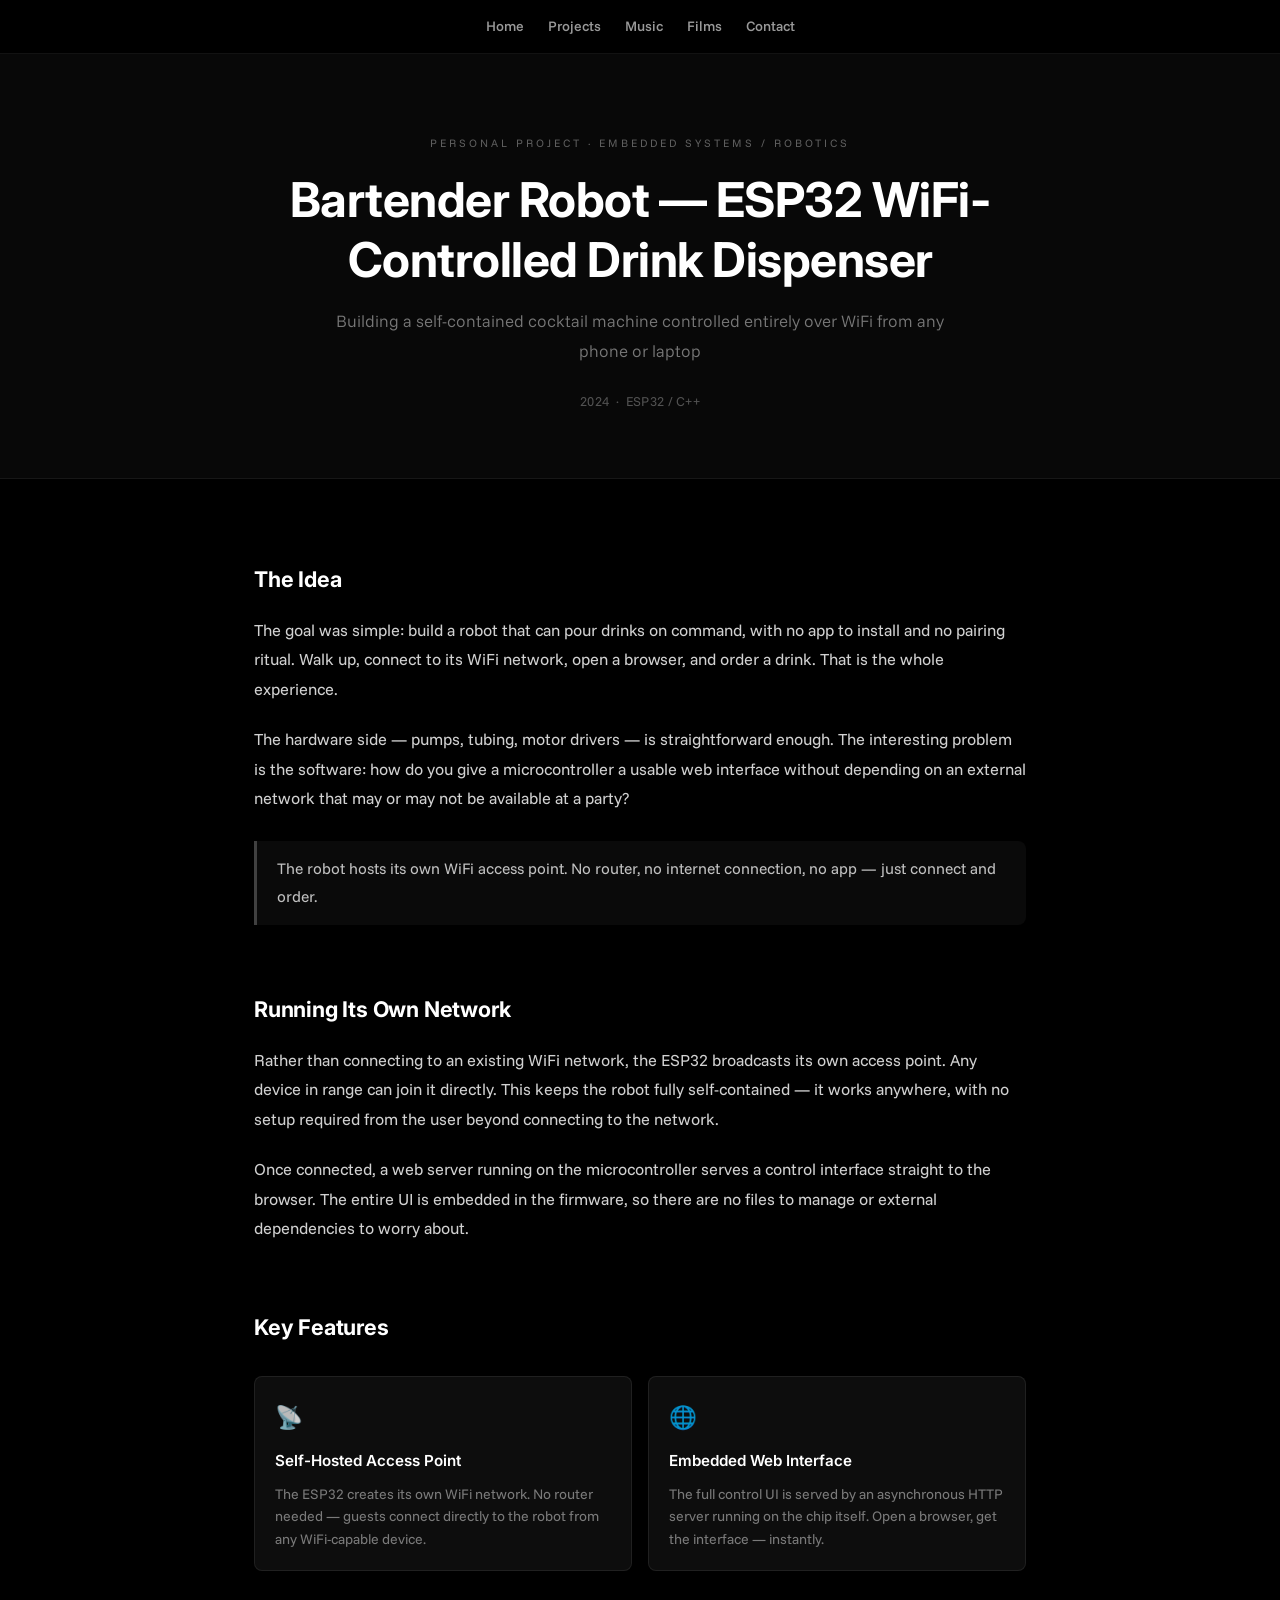
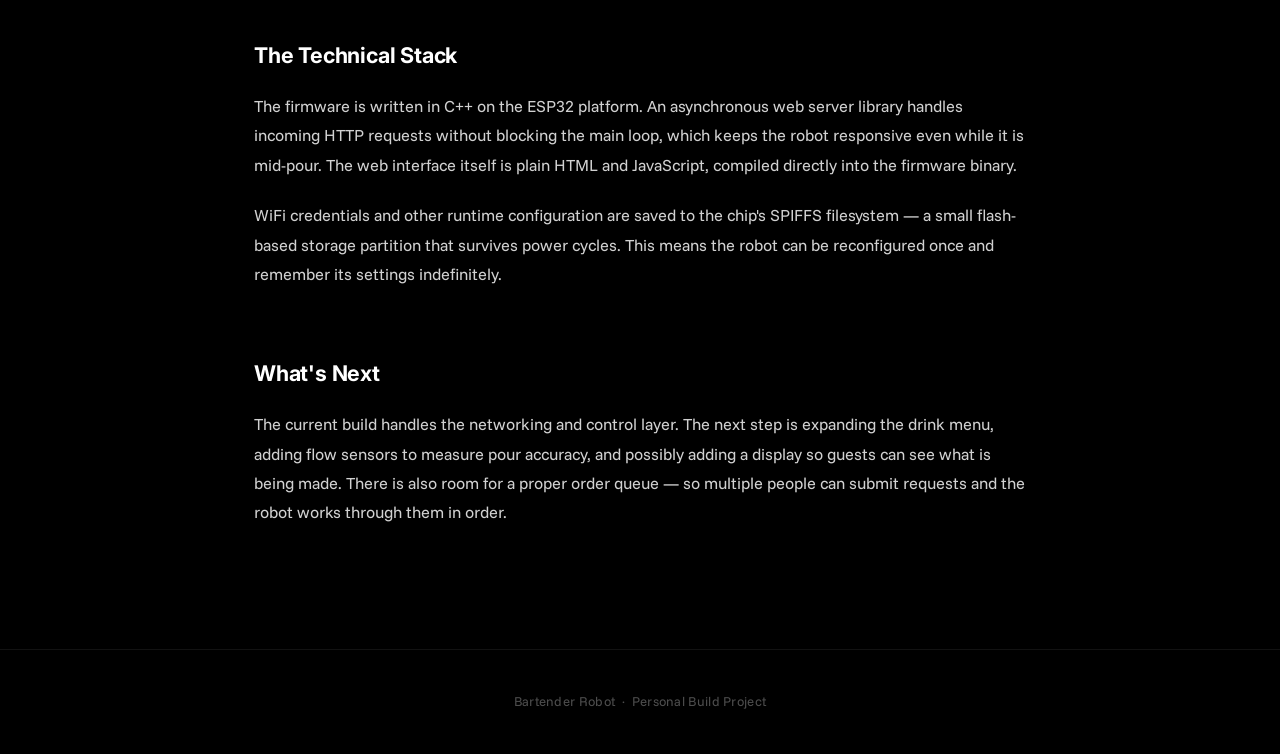
<file: projects/batenderrobot.html>
<!DOCTYPE html>
<html lang="en">
<head>
    <meta charset="UTF-8">
    <meta name="viewport" content="width=device-width, initial-scale=1.0">
    <title>Bartender Robot — ESP32 WiFi-Controlled Drink Dispenser | Malshan Perera</title>
    <link rel="icon" type="image/png" href="../assets/icons/sitelogo.png">
    <link rel="apple-touch-icon" href="../assets/icons/sitelogo.png">
    <meta property="og:title" content="Bartender Robot — ESP32 WiFi-Controlled Drink Dispenser">
    <meta property="og:description" content="A project by Malshan Perera.">
    <meta property="og:image" content="https://malshano.com/assets/icons/og-card.png">
    <meta property="og:url" content="https://malshano.com/projects/batenderrobot.html">
    <meta property="og:type" content="article">
    <meta name="twitter:card" content="summary_large_image">
  <link rel="stylesheet" href="../css/style_projects.css">
    <style>
        .feature-grid {
            display: grid;
            grid-template-columns: 1fr 1fr;
            gap: 16px;
            margin: 1.8em 0;
        }
        @media (max-width: 600px) {
            .feature-grid { grid-template-columns: 1fr; }
        }
        .feature-card {
            background: #0d0d0d;
            border: 1px solid rgba(255,255,255,0.08);
            border-radius: 8px;
            padding: 20px;
        }
        .feature-card .icon {
            font-size: 1.4rem;
            margin-bottom: 10px;
        }
        .feature-card h4 {
            color: white;
            font-size: 0.95rem;
            margin-bottom: 8px;
            font-weight: 600;
        }
        .feature-card p {
            font-size: 0.88rem;
            color: rgba(255,255,255,0.45);
            margin: 0;
            line-height: 1.6;
        }
        .rule-list {
            list-style: none;
            padding: 0;
            margin: 1em 0 1.5em;
        }
        .rule-list li {
            padding: 10px 0 10px 28px;
            border-bottom: 1px solid rgba(255,255,255,0.06);
            color: rgba(255,255,255,0.72);
            font-size: 1rem;
            position: relative;
        }
        .rule-list li::before {
            content: "→";
            position: absolute;
            left: 0;
            color: rgba(255,255,255,0.35);
        }
        .rule-list li:last-child { border-bottom: none; }
        footer {
            border-top: 1px solid rgba(255,255,255,0.07);
            padding: 40px 24px;
            text-align: center;
            color: rgba(255,255,255,0.3);
            font-size: 0.82rem;
            letter-spacing: 0.3px;
        }
    </style>
</head>
<body>

<nav class="site-nav">
  <a href="../">Home</a>
  <a href="../#projects">Projects</a>
  <a href="../#music">Music</a>
  <a href="../#filmmaking">Films</a>
  <a href="../#contact">Contact</a>
</nav>

<header>
    <p class="tag">Personal Project · Embedded Systems / Robotics</p>
    <h1>Bartender Robot — ESP32 WiFi-Controlled Drink Dispenser</h1>
    <p class="subtitle">Building a self-contained cocktail machine controlled entirely over WiFi from any phone or laptop</p>
    <div class="meta">2024 &nbsp;·&nbsp; ESP32 / C++</div>
</header>

<div class="content">

    <h2>The Idea</h2>

    <p>
        The goal was simple: build a robot that can pour drinks on command, with no app to install and no pairing ritual. Walk up, connect to its WiFi network, open a browser, and order a drink. That is the whole experience.
    </p>

    <p>
        The hardware side — pumps, tubing, motor drivers — is straightforward enough. The interesting problem is the software: how do you give a microcontroller a usable web interface without depending on an external network that may or may not be available at a party?
    </p>

    <div class="callout">
        The robot hosts its own WiFi access point. No router, no internet connection, no app — just connect and order.
    </div>

    <h2>Running Its Own Network</h2>

    <p>
        Rather than connecting to an existing WiFi network, the ESP32 broadcasts its own access point. Any device in range can join it directly. This keeps the robot fully self-contained — it works anywhere, with no setup required from the user beyond connecting to the network.
    </p>

    <p>
        Once connected, a web server running on the microcontroller serves a control interface straight to the browser. The entire UI is embedded in the firmware, so there are no files to manage or external dependencies to worry about.
    </p>

    <h2>Key Features</h2>

    <div class="feature-grid">
        <div class="feature-card">
            <div class="icon">📡</div>
            <h4>Self-Hosted Access Point</h4>
            <p>The ESP32 creates its own WiFi network. No router needed — guests connect directly to the robot from any WiFi-capable device.</p>
        </div>
        <div class="feature-card">
            <div class="icon">🌐</div>
            <h4>Embedded Web Interface</h4>
            <p>The full control UI is served by an asynchronous HTTP server running on the chip itself. Open a browser, get the interface — instantly.</p>
        </div>
    </div>

    <h2>The Technical Stack</h2>

    <p>
        The firmware is written in C++ on the ESP32 platform. An asynchronous web server library handles incoming HTTP requests without blocking the main loop, which keeps the robot responsive even while it is mid-pour. The web interface itself is plain HTML and JavaScript, compiled directly into the firmware binary.
    </p>

    <p>
        WiFi credentials and other runtime configuration are saved to the chip's SPIFFS filesystem — a small flash-based storage partition that survives power cycles. This means the robot can be reconfigured once and remember its settings indefinitely.
    </p>

    <h2>What's Next</h2>

    <p>
        The current build handles the networking and control layer. The next step is expanding the drink menu, adding flow sensors to measure pour accuracy, and possibly adding a display so guests can see what is being made. There is also room for a proper order queue — so multiple people can submit requests and the robot works through them in order.
    </p>


</div>

<footer>
    Bartender Robot &nbsp;·&nbsp; Personal Build Project
</footer>

</body>
</html>
</file>
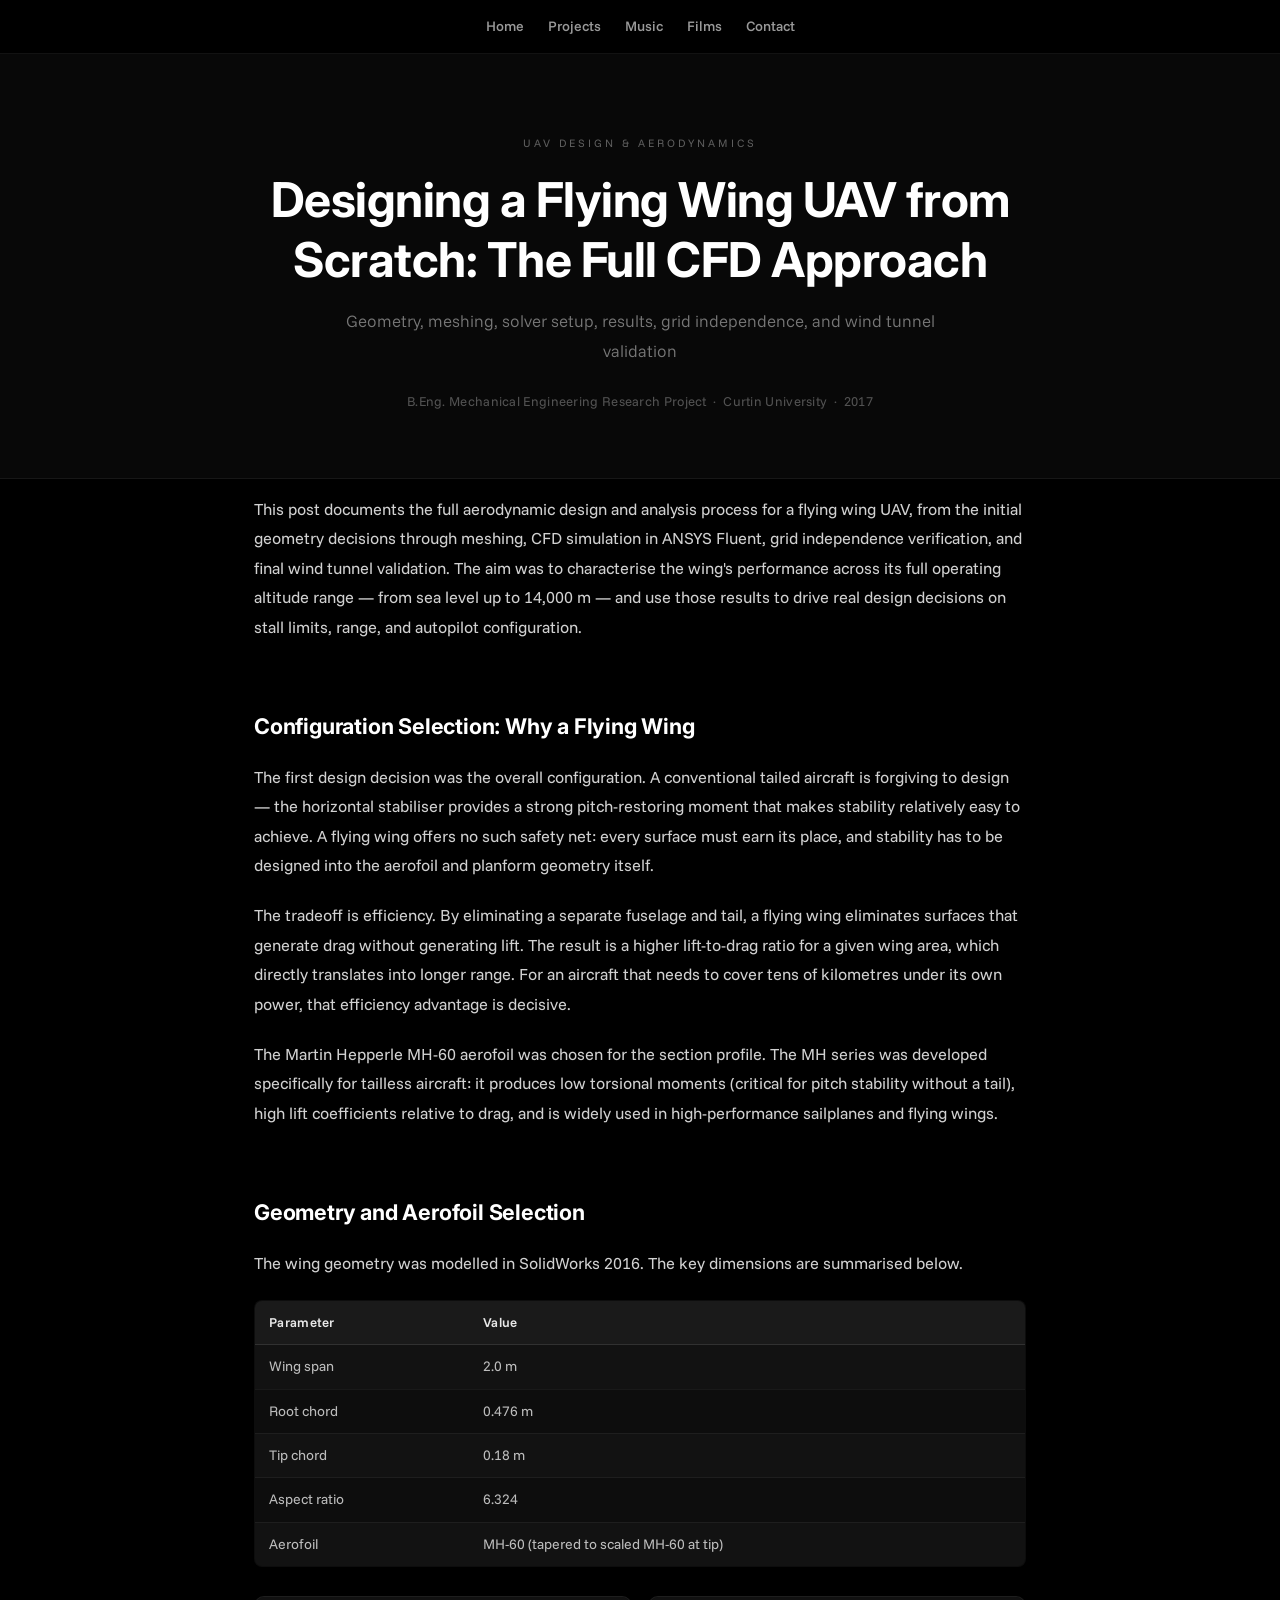
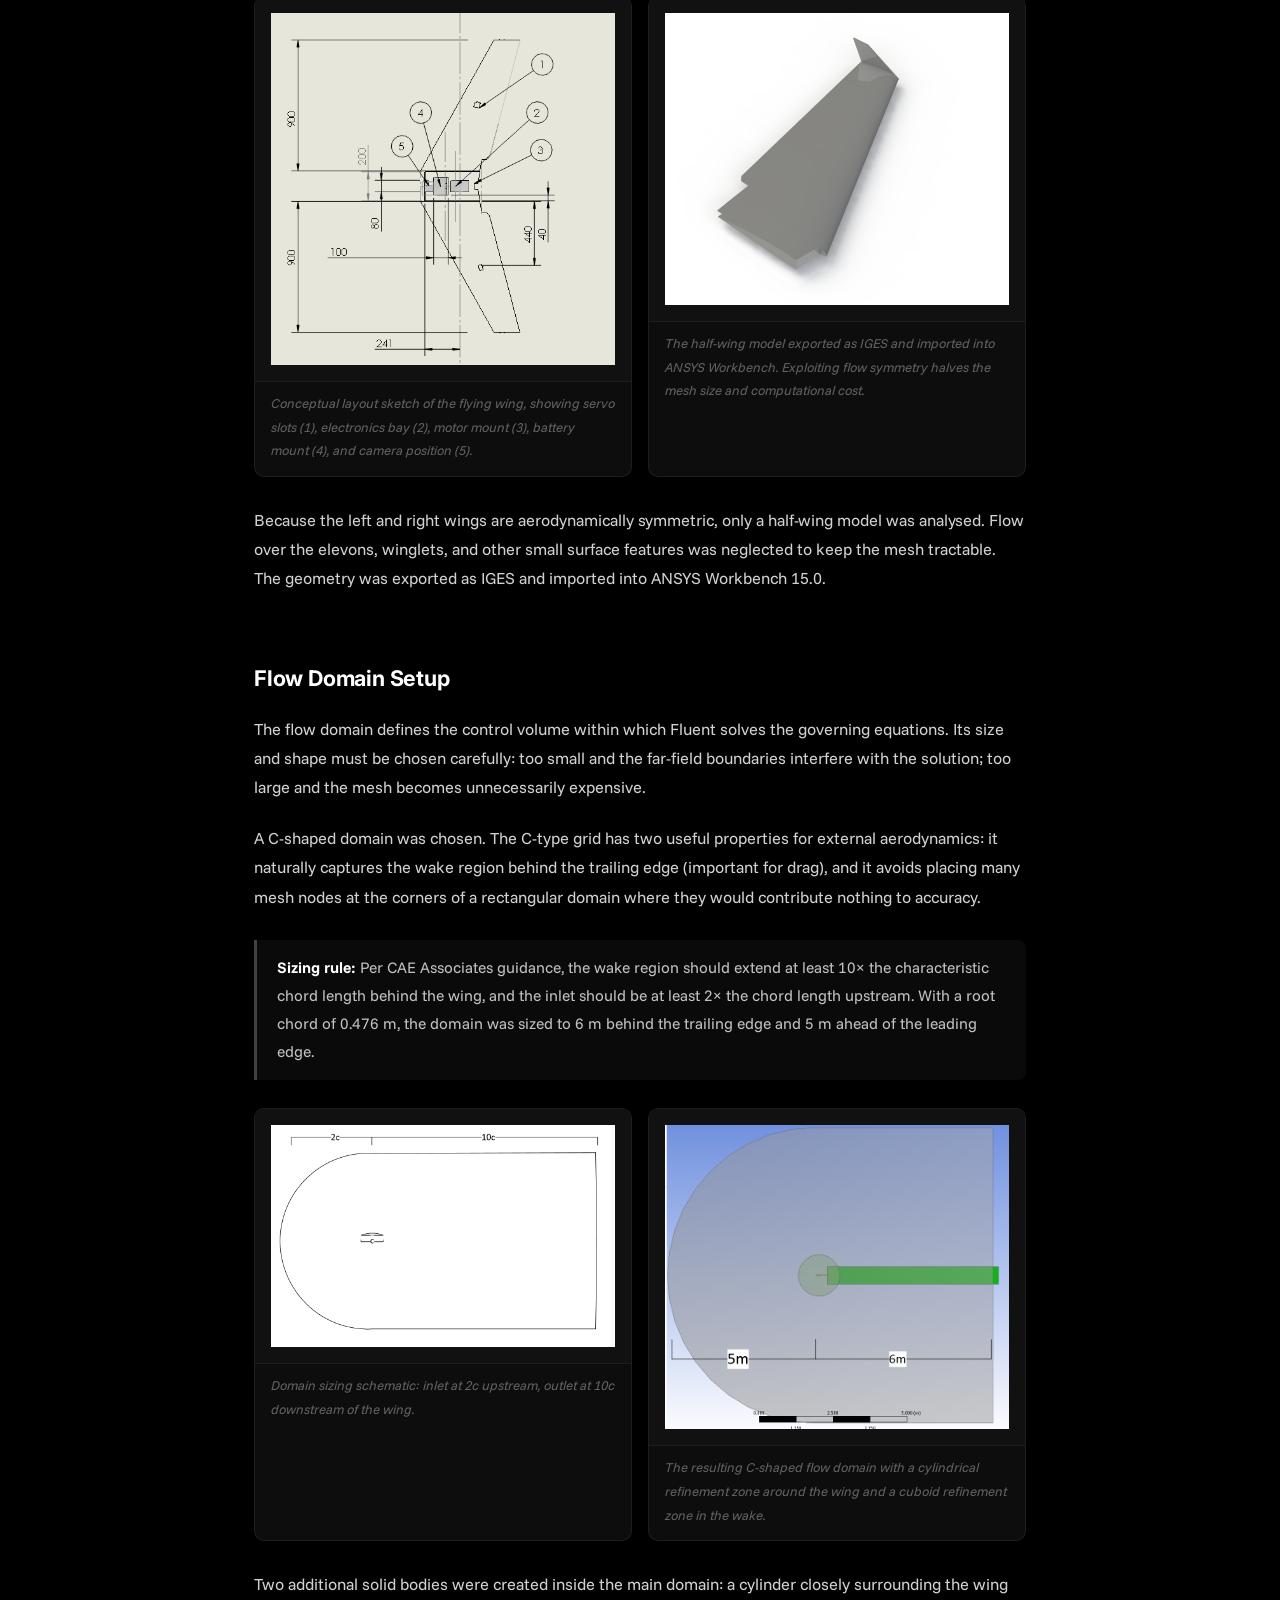
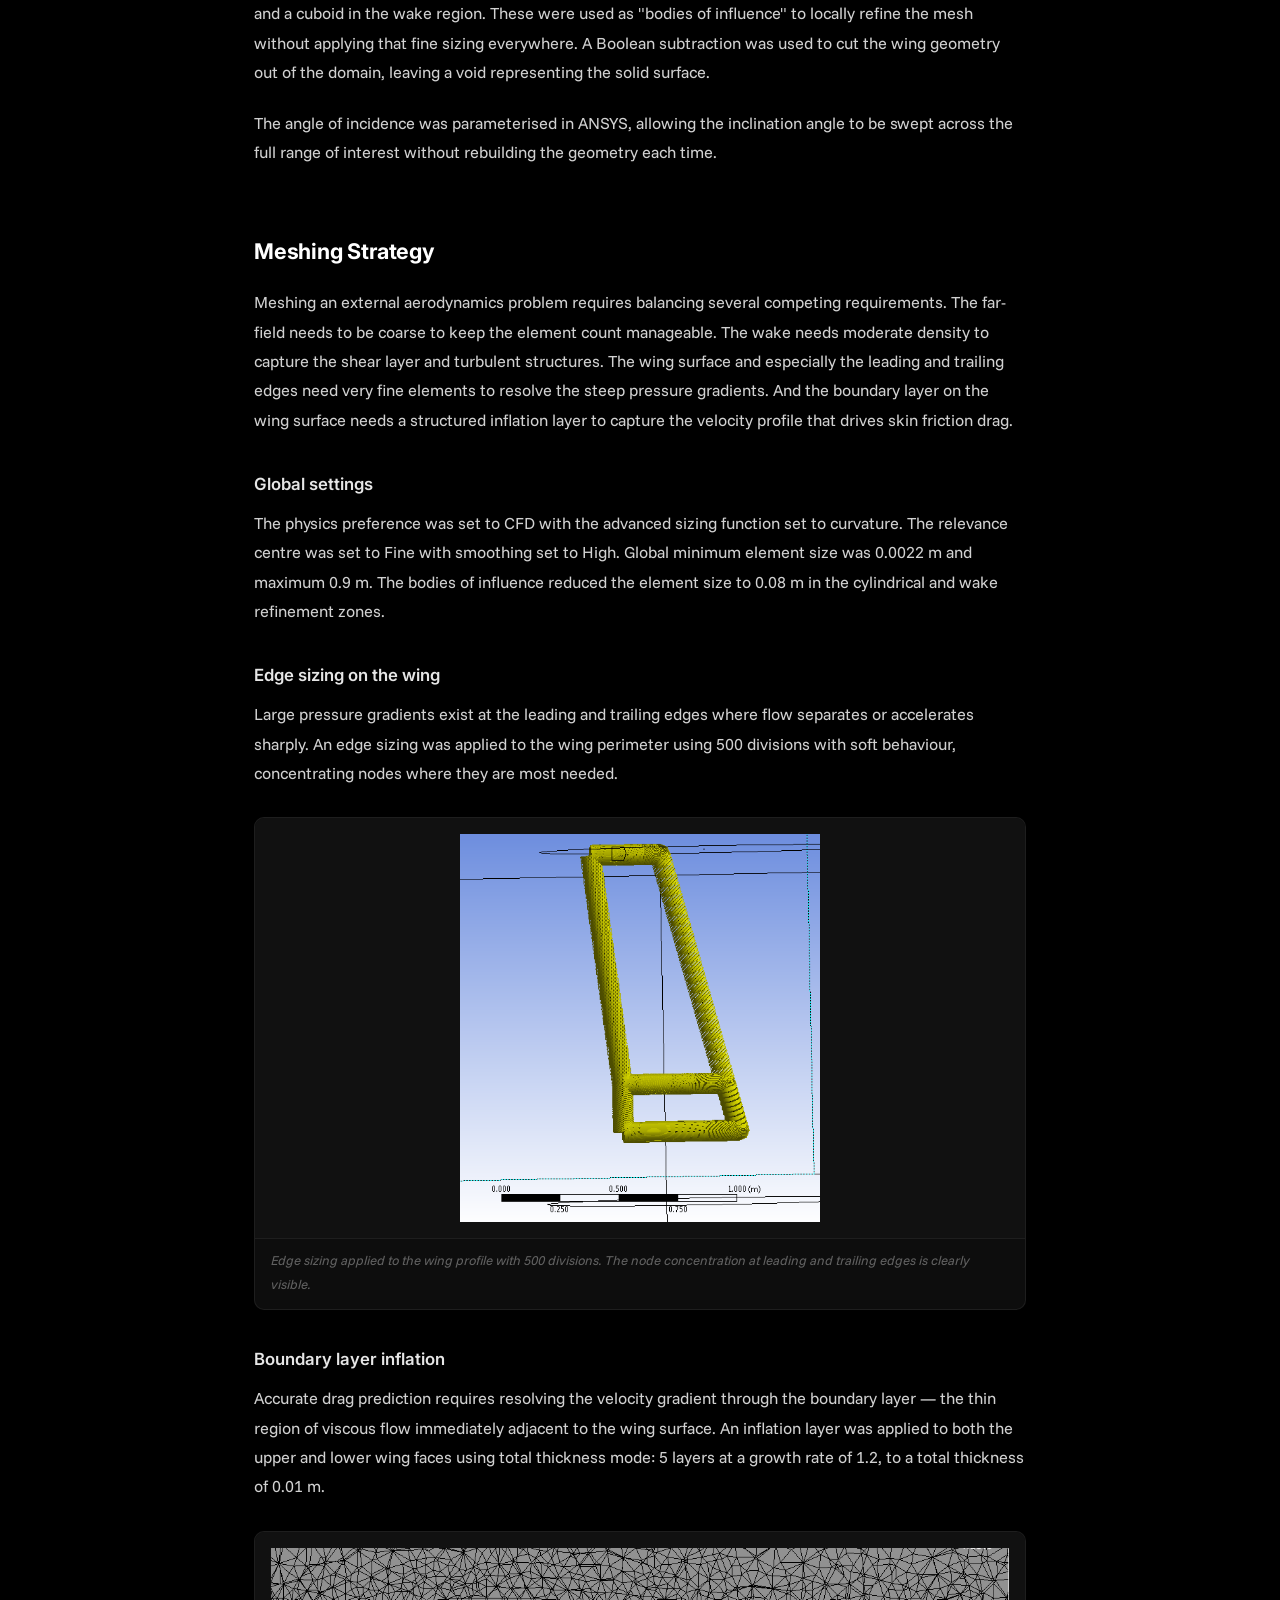
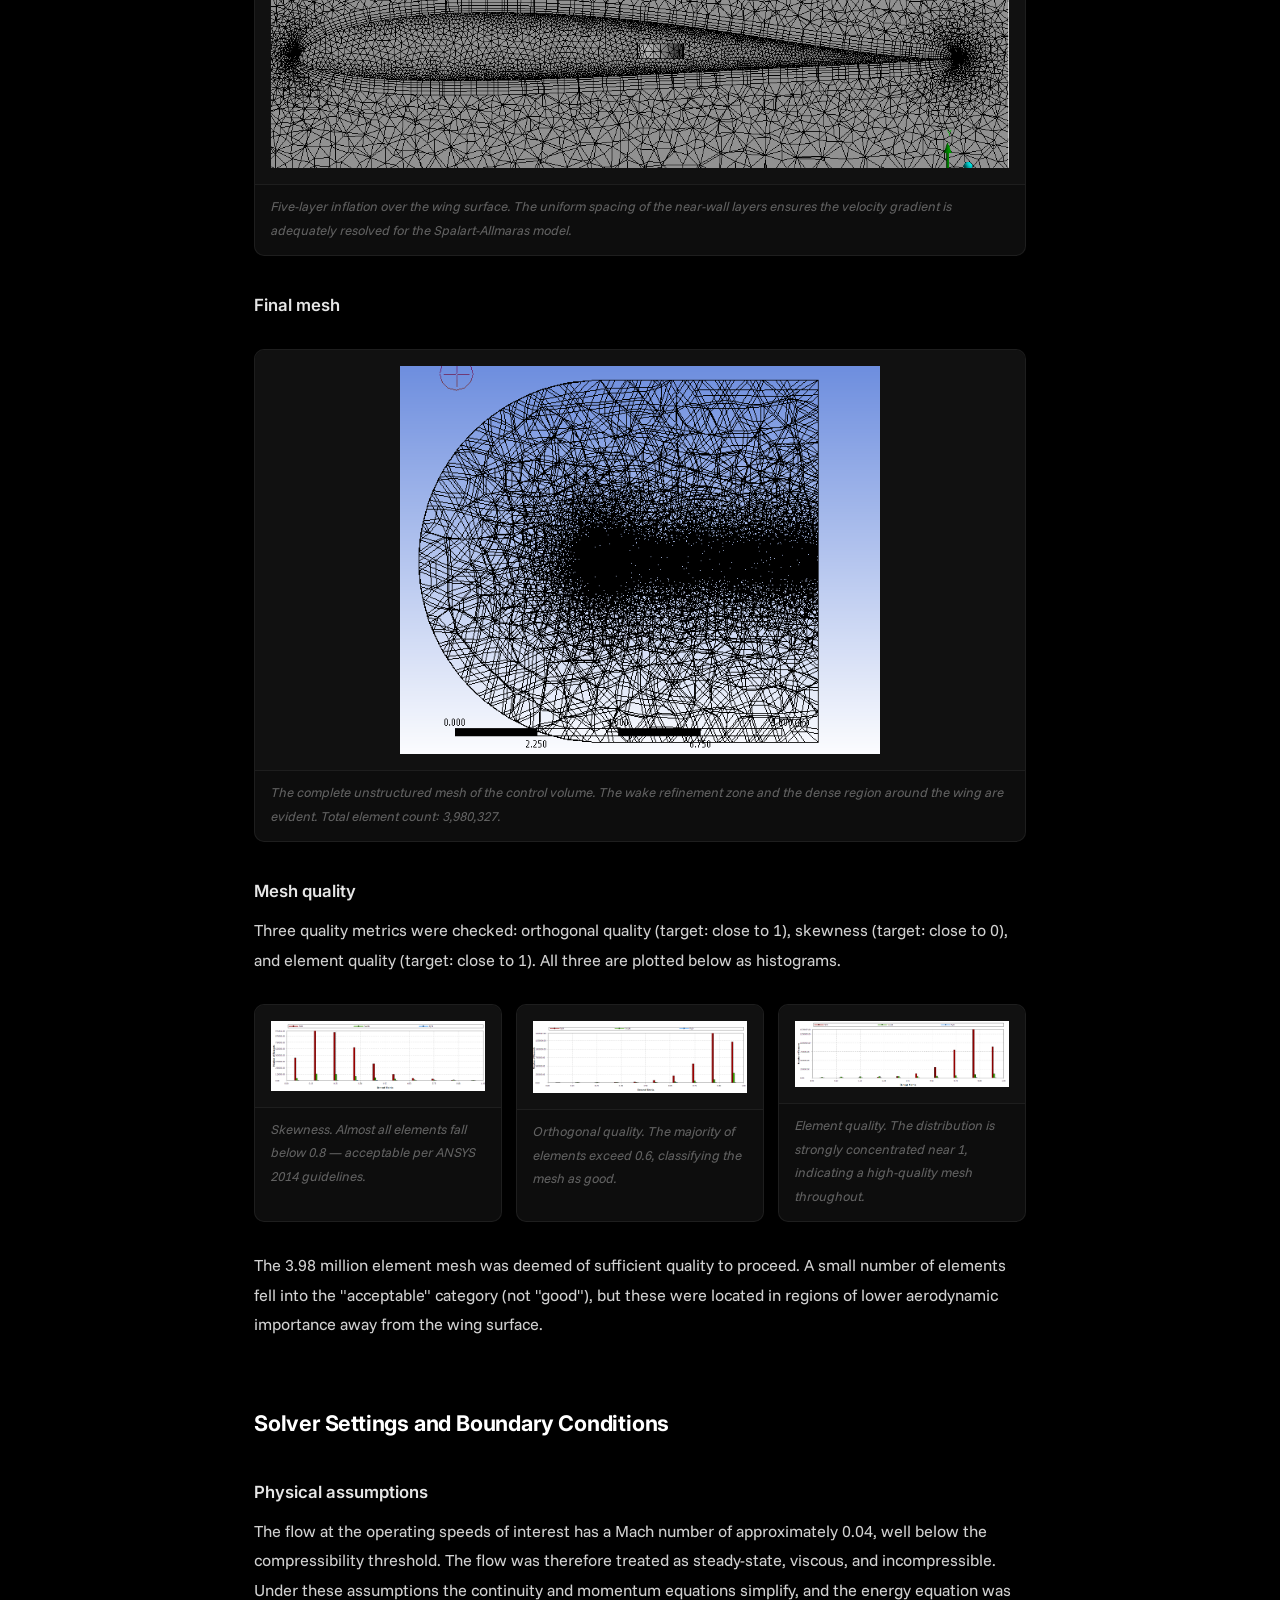
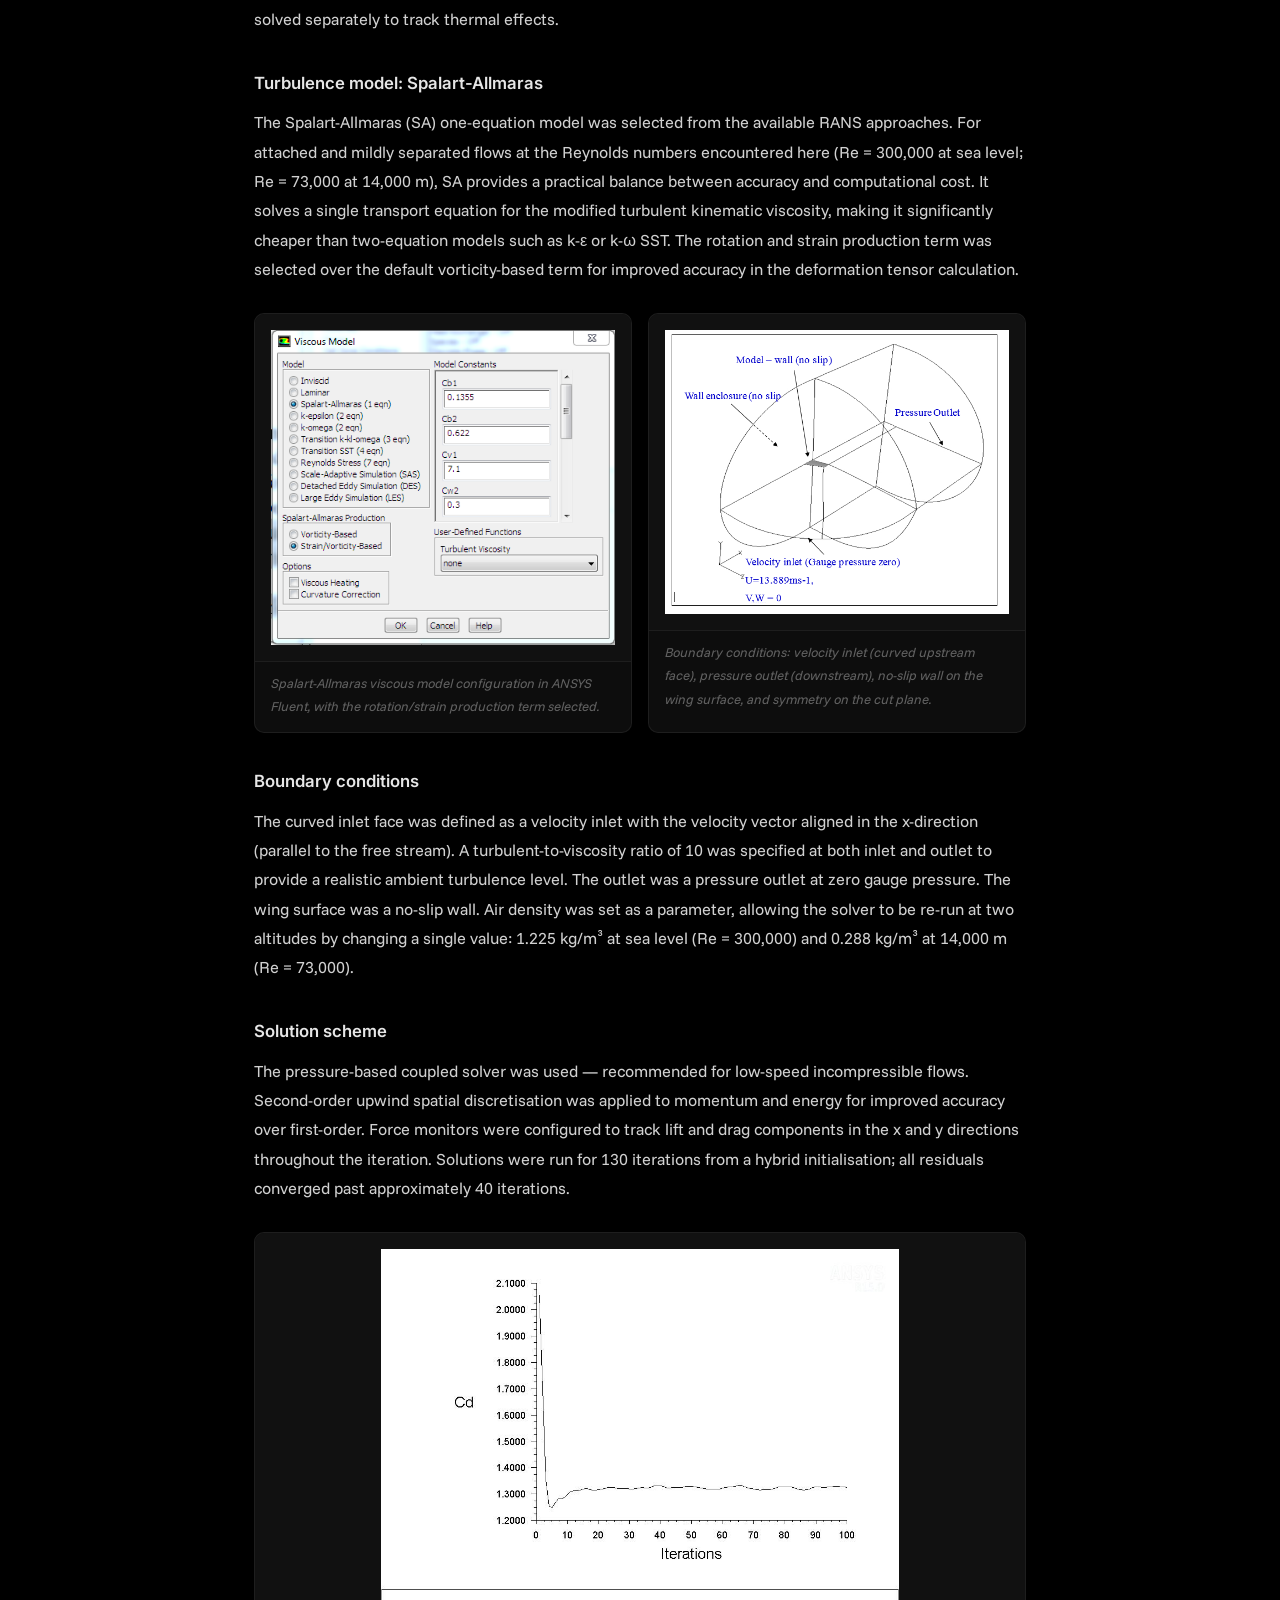
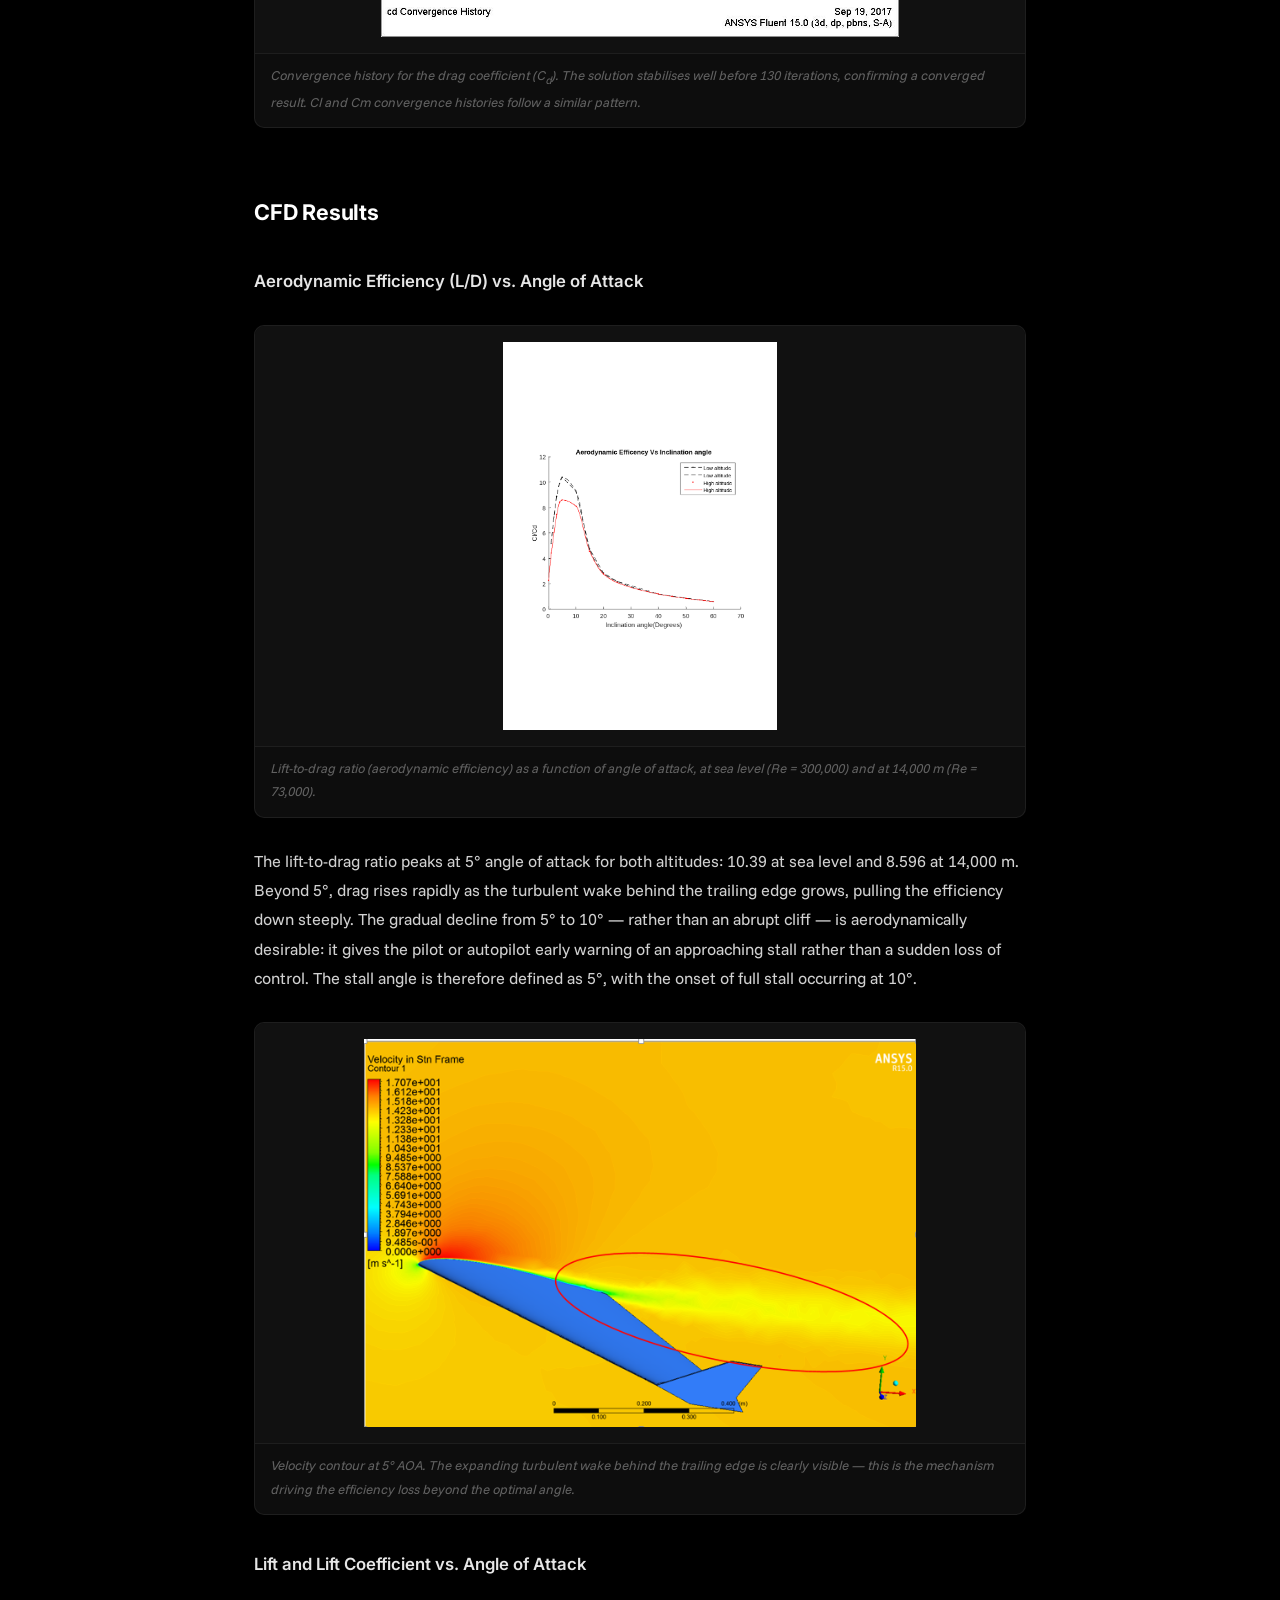
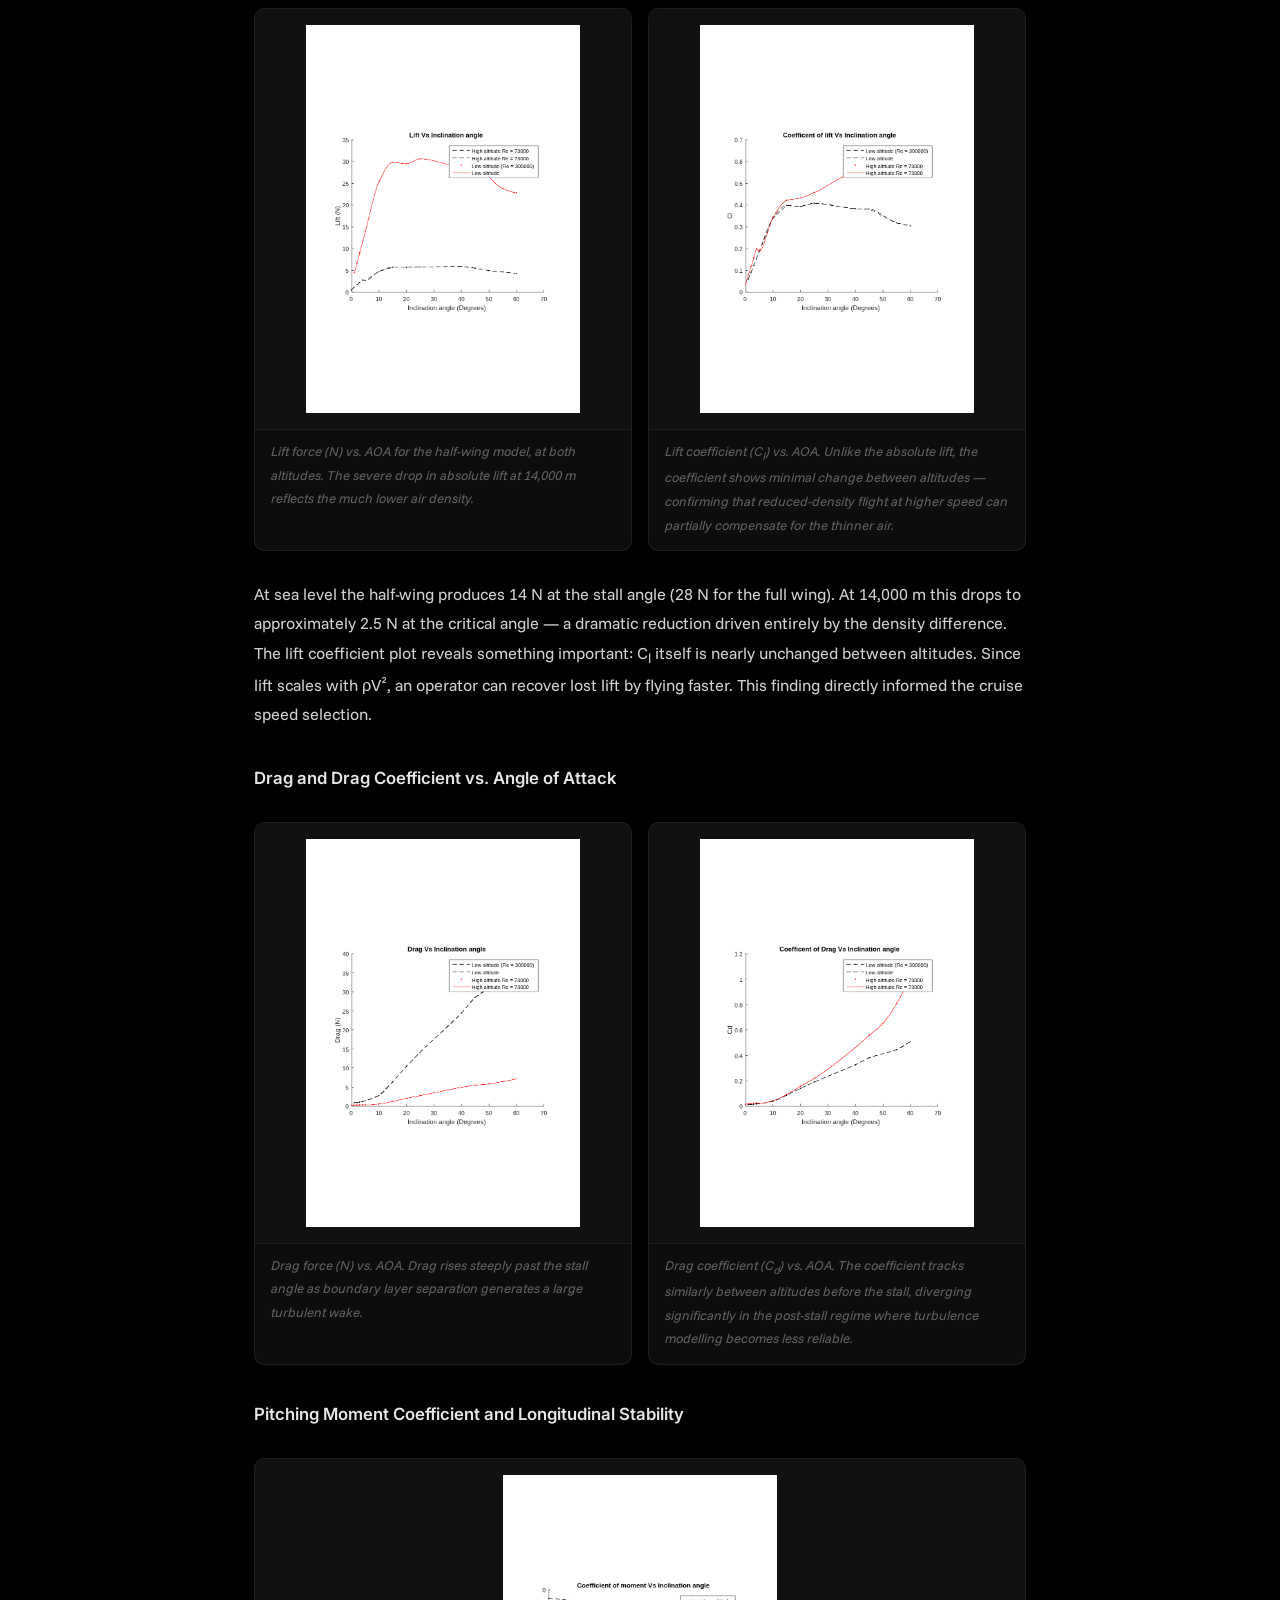
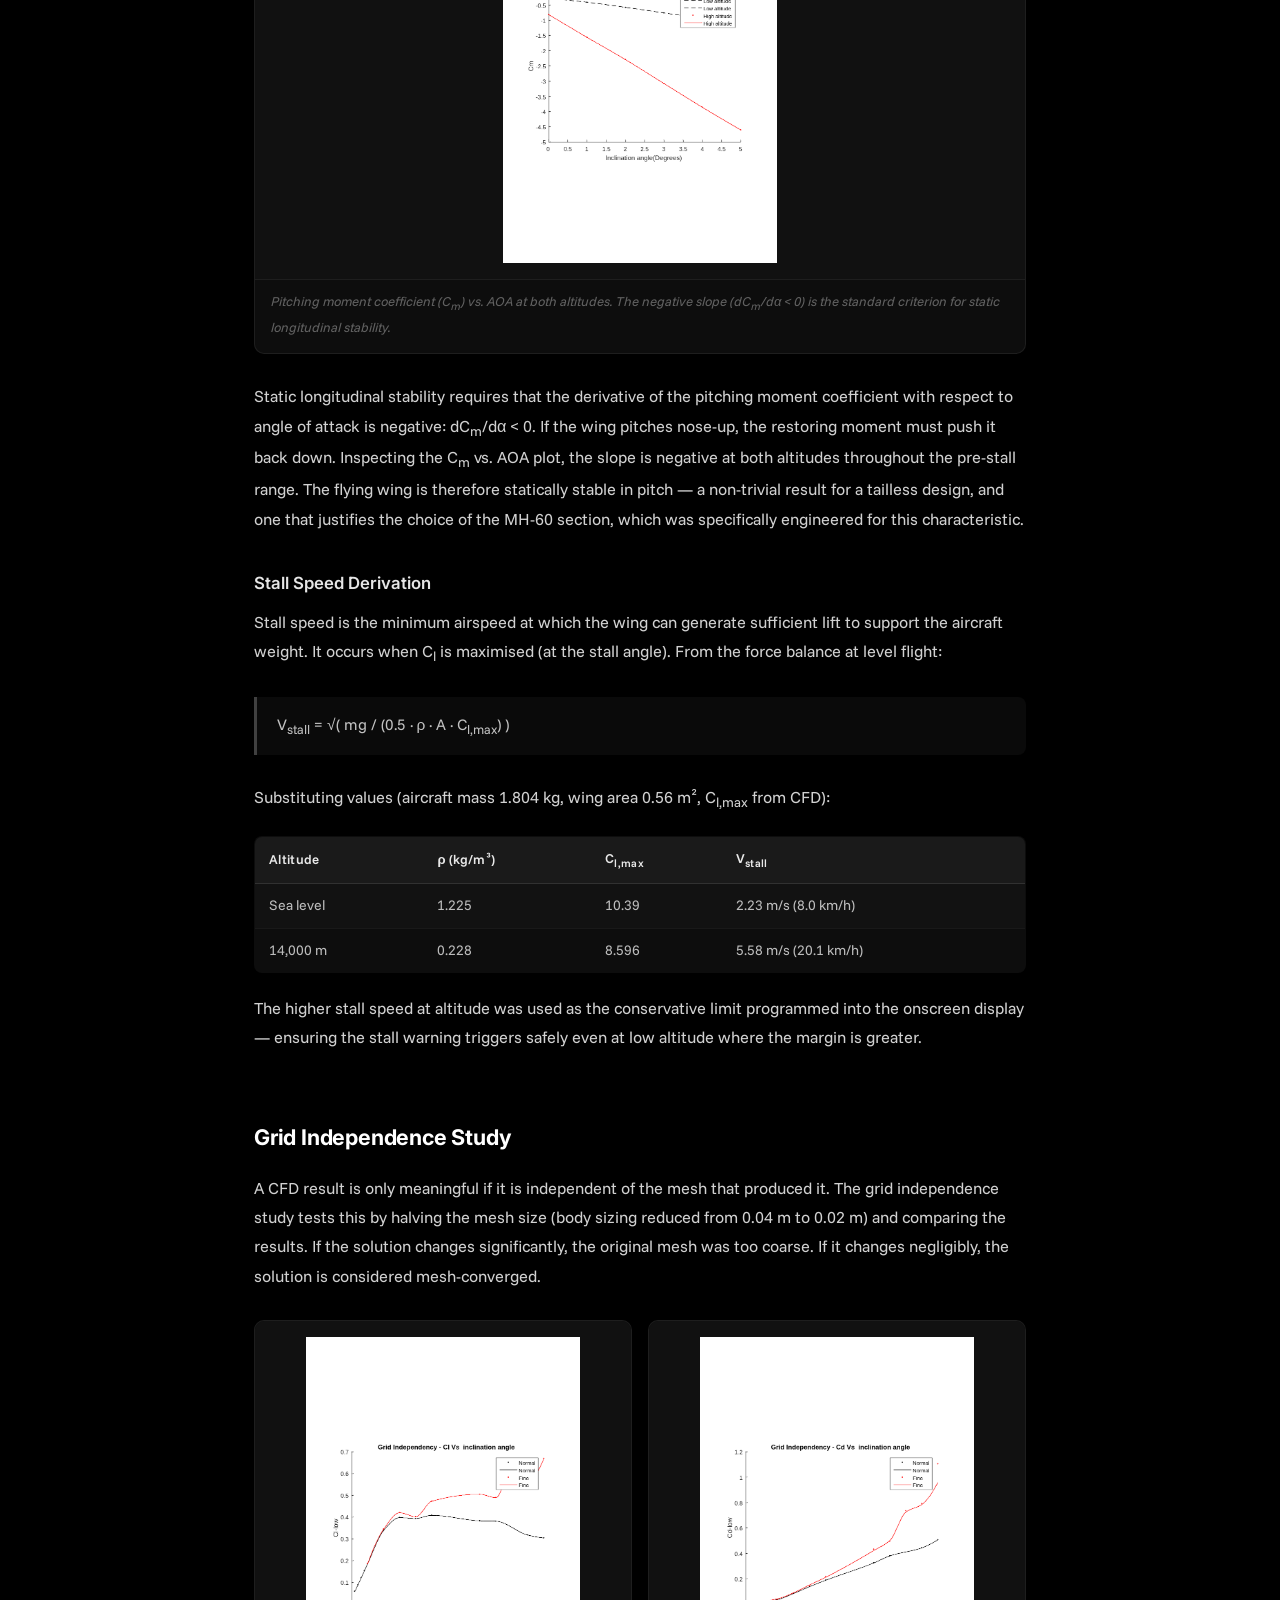
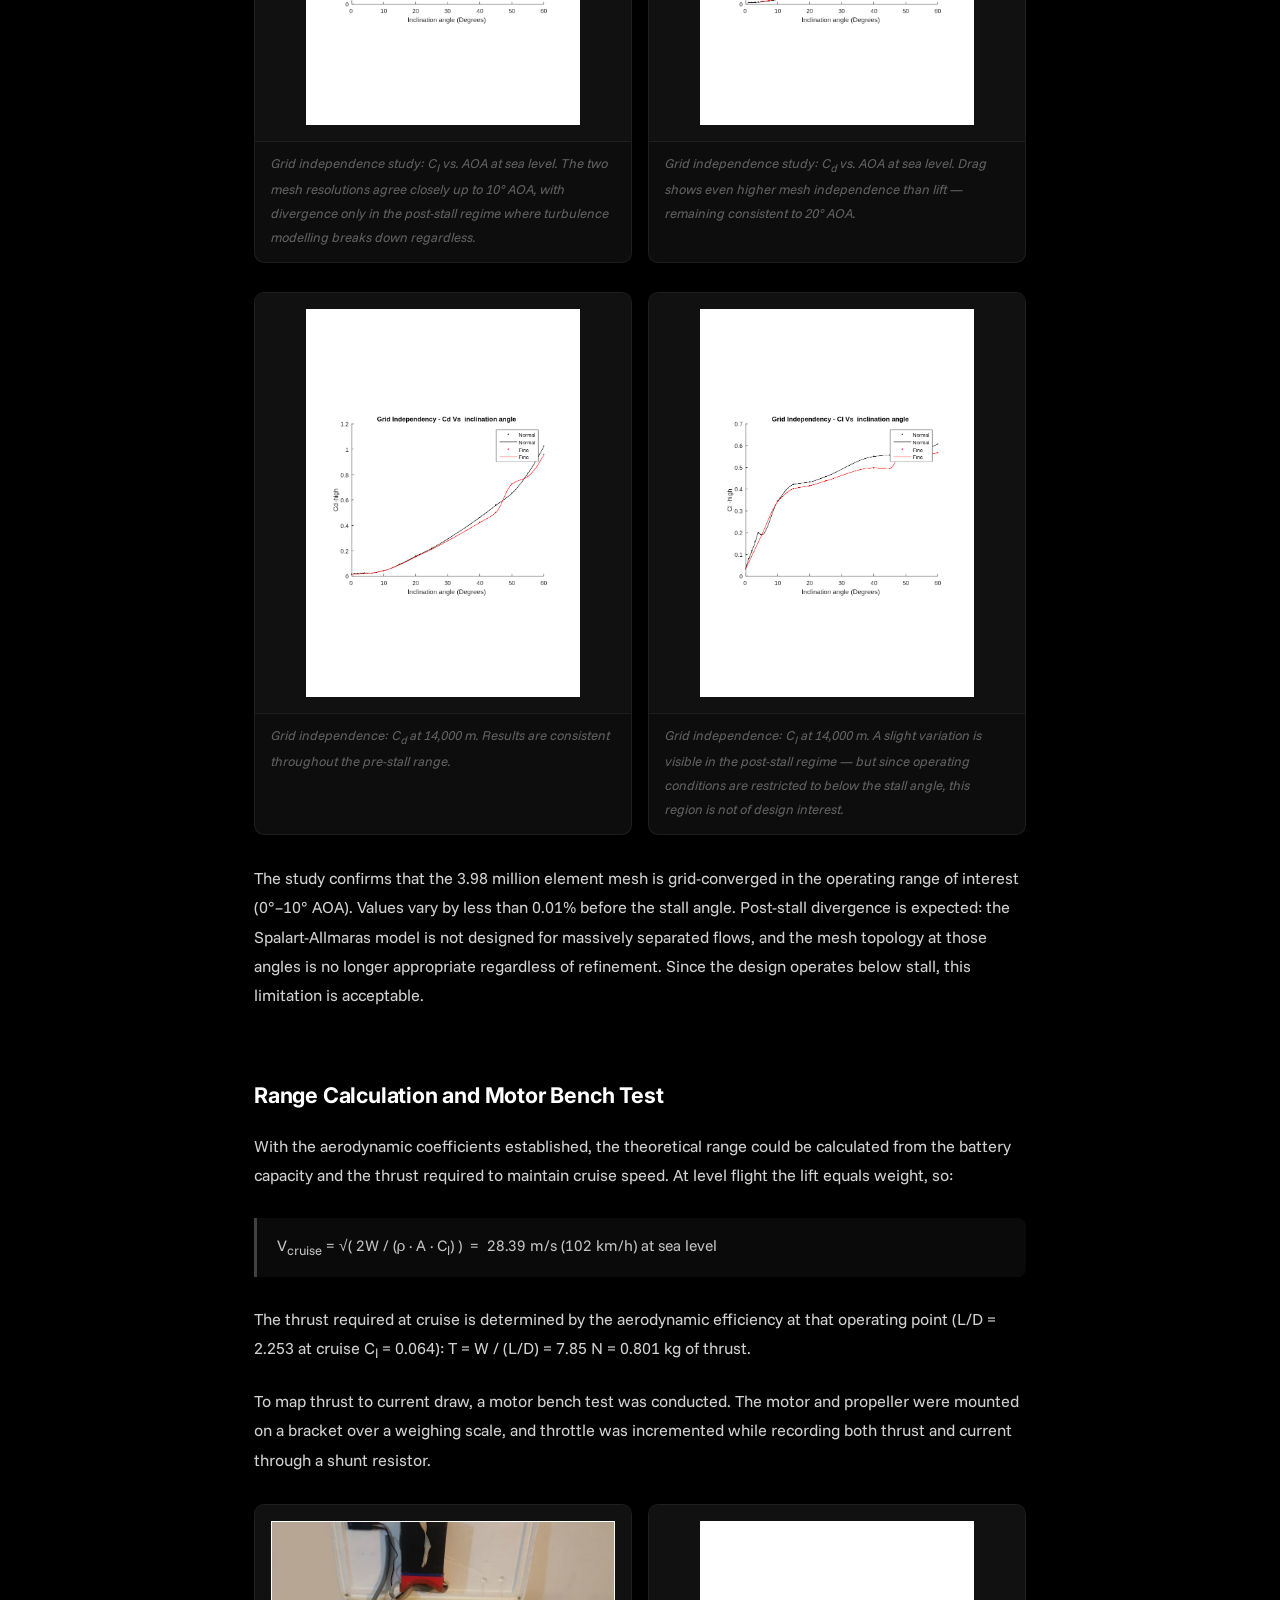
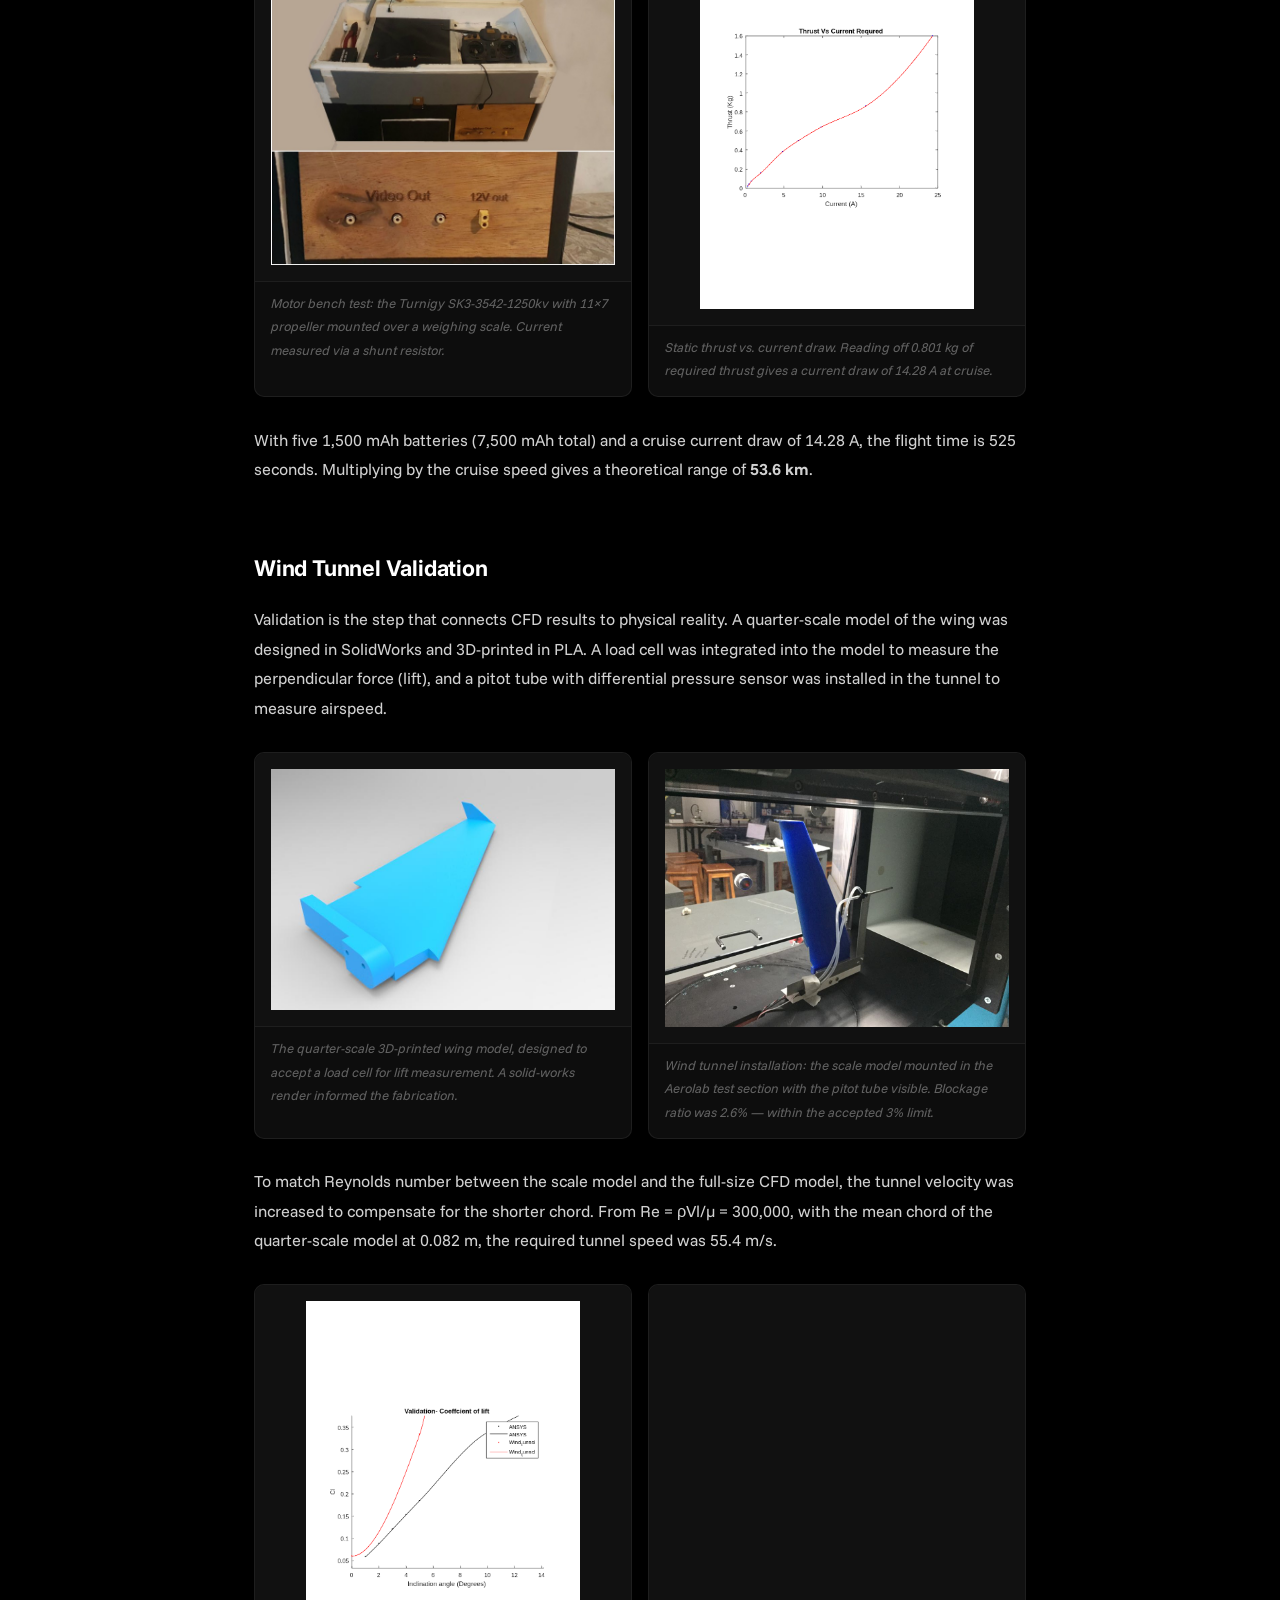
<file: projects/flying_wing_uav_cfd_project.html>
<!DOCTYPE html>
<html lang="en">
<head>
<meta charset="UTF-8">
<meta name="viewport" content="width=device-width, initial-scale=1.0">
<title>Designing a Flying Wing UAV: Full CFD Approach | Malshan Perera</title>
<link rel="icon" type="image/png" href="../assets/icons/sitelogo.png">
<link rel="apple-touch-icon" href="../assets/icons/sitelogo.png">
<meta property="og:title" content="Designing a Flying Wing UAV: Full CFD Approach">
<meta property="og:description" content="A project by Malshan Perera.">
<meta property="og:image" content="https://malshano.com/assets/icons/og-card.png">
<meta property="og:url" content="https://malshano.com/projects/flying_wing_uav_cfd_project.html">
<meta property="og:type" content="article">
<meta name="twitter:card" content="summary_large_image">
  <link rel="stylesheet" href="../css/style_projects.css">
</head>
<body>

<nav class="site-nav">
  <a href="../">Home</a>
  <a href="../#projects">Projects</a>
  <a href="../#music">Music</a>
  <a href="../#filmmaking">Films</a>
  <a href="../#contact">Contact</a>
</nav>

<header>
  <div class="tag">UAV Design &amp; Aerodynamics</div>
  <h1>Designing a Flying Wing UAV from Scratch: The Full CFD Approach</h1>
  <div class="subtitle">Geometry, meshing, solver setup, results, grid independence, and wind tunnel validation</div>
  <div class="meta">B.Eng. Mechanical Engineering Research Project &nbsp;·&nbsp; Curtin University &nbsp;·&nbsp; 2017</div>
</header>

<div class="content">

<p>This post documents the full aerodynamic design and analysis process for a flying wing UAV, from the initial geometry decisions through meshing, CFD simulation in ANSYS Fluent, grid independence verification, and final wind tunnel validation. The aim was to characterise the wing's performance across its full operating altitude range — from sea level up to 14,000 m — and use those results to drive real design decisions on stall limits, range, and autopilot configuration.</p>

<h2 id="config">Configuration Selection: Why a Flying Wing</h2>

<p>The first design decision was the overall configuration. A conventional tailed aircraft is forgiving to design — the horizontal stabiliser provides a strong pitch-restoring moment that makes stability relatively easy to achieve. A flying wing offers no such safety net: every surface must earn its place, and stability has to be designed into the aerofoil and planform geometry itself.</p>

<p>The tradeoff is efficiency. By eliminating a separate fuselage and tail, a flying wing eliminates surfaces that generate drag without generating lift. The result is a higher lift-to-drag ratio for a given wing area, which directly translates into longer range. For an aircraft that needs to cover tens of kilometres under its own power, that efficiency advantage is decisive.</p>

<p>The Martin Hepperle MH-60 aerofoil was chosen for the section profile. The MH series was developed specifically for tailless aircraft: it produces low torsional moments (critical for pitch stability without a tail), high lift coefficients relative to drag, and is widely used in high-performance sailplanes and flying wings.</p>

<h2 id="geometry">Geometry and Aerofoil Selection</h2>

<p>The wing geometry was modelled in SolidWorks 2016. The key dimensions are summarised below.</p>

<table>
  <tr><th>Parameter</th><th>Value</th></tr>
  <tr><td>Wing span</td><td>2.0 m</td></tr>
  <tr><td>Root chord</td><td>0.476 m</td></tr>
  <tr><td>Tip chord</td><td>0.18 m</td></tr>
  <tr><td>Aspect ratio</td><td>6.324</td></tr>
  <tr><td>Aerofoil</td><td>MH-60 (tapered to scaled MH-60 at tip)</td></tr>
</table>

<div class="two-up">
  <figure>
    <img loading="lazy" decoding="async" src="../assets/images/flyingwing/flyingwing_01.png" alt="Conceptual sketch of the flying wing">
    <figcaption>Conceptual layout sketch of the flying wing, showing servo slots (1), electronics bay (2), motor mount (3), battery mount (4), and camera position (5).</figcaption>
  </figure>
  <figure>
    <img loading="lazy" decoding="async" src="../assets/images/flyingwing/flyingwing_02.png" alt="Half-wing model used for CFD analysis">
    <figcaption>The half-wing model exported as IGES and imported into ANSYS Workbench. Exploiting flow symmetry halves the mesh size and computational cost.</figcaption>
  </figure>
</div>

<p>Because the left and right wings are aerodynamically symmetric, only a half-wing model was analysed. Flow over the elevons, winglets, and other small surface features was neglected to keep the mesh tractable. The geometry was exported as IGES and imported into ANSYS Workbench 15.0.</p>

<h2 id="domain">Flow Domain Setup</h2>

<p>The flow domain defines the control volume within which Fluent solves the governing equations. Its size and shape must be chosen carefully: too small and the far-field boundaries interfere with the solution; too large and the mesh becomes unnecessarily expensive.</p>

<p>A C-shaped domain was chosen. The C-type grid has two useful properties for external aerodynamics: it naturally captures the wake region behind the trailing edge (important for drag), and it avoids placing many mesh nodes at the corners of a rectangular domain where they would contribute nothing to accuracy.</p>

<div class="callout"><strong>Sizing rule:</strong> Per CAE Associates guidance, the wake region should extend at least 10× the characteristic chord length behind the wing, and the inlet should be at least 2× the chord length upstream. With a root chord of 0.476 m, the domain was sized to 6 m behind the trailing edge and 5 m ahead of the leading edge.</div>

<div class="two-up">
  <figure>
    <img loading="lazy" decoding="async" src="../assets/images/flyingwing/flyingwing_03.png" alt="Flow domain sizing rules">
    <figcaption>Domain sizing schematic: inlet at 2c upstream, outlet at 10c downstream of the wing.</figcaption>
  </figure>
  <figure>
    <img loading="lazy" decoding="async" src="../assets/images/flyingwing/flyingwing_04.png" alt="Full flow domain geometry">
    <figcaption>The resulting C-shaped flow domain with a cylindrical refinement zone around the wing and a cuboid refinement zone in the wake.</figcaption>
  </figure>
</div>

<p>Two additional solid bodies were created inside the main domain: a cylinder closely surrounding the wing and a cuboid in the wake region. These were used as "bodies of influence" to locally refine the mesh without applying that fine sizing everywhere. A Boolean subtraction was used to cut the wing geometry out of the domain, leaving a void representing the solid surface.</p>

<p>The angle of incidence was parameterised in ANSYS, allowing the inclination angle to be swept across the full range of interest without rebuilding the geometry each time.</p>

<h2 id="mesh">Meshing Strategy</h2>

<p>Meshing an external aerodynamics problem requires balancing several competing requirements. The far-field needs to be coarse to keep the element count manageable. The wake needs moderate density to capture the shear layer and turbulent structures. The wing surface and especially the leading and trailing edges need very fine elements to resolve the steep pressure gradients. And the boundary layer on the wing surface needs a structured inflation layer to capture the velocity profile that drives skin friction drag.</p>

<h3>Global settings</h3>
<p>The physics preference was set to CFD with the advanced sizing function set to curvature. The relevance centre was set to Fine with smoothing set to High. Global minimum element size was 0.0022 m and maximum 0.9 m. The bodies of influence reduced the element size to 0.08 m in the cylindrical and wake refinement zones.</p>

<h3>Edge sizing on the wing</h3>
<p>Large pressure gradients exist at the leading and trailing edges where flow separates or accelerates sharply. An edge sizing was applied to the wing perimeter using 500 divisions with soft behaviour, concentrating nodes where they are most needed.</p>

<figure>
  <img loading="lazy" decoding="async" src="../assets/images/flyingwing/flyingwing_05.png" alt="Edge sizing on wing perimeter">
  <figcaption>Edge sizing applied to the wing profile with 500 divisions. The node concentration at leading and trailing edges is clearly visible.</figcaption>
</figure>

<h3>Boundary layer inflation</h3>
<p>Accurate drag prediction requires resolving the velocity gradient through the boundary layer — the thin region of viscous flow immediately adjacent to the wing surface. An inflation layer was applied to both the upper and lower wing faces using total thickness mode: 5 layers at a growth rate of 1.2, to a total thickness of 0.01 m.</p>

<figure>
  <img loading="lazy" decoding="async" src="../assets/images/flyingwing/flyingwing_06.png" alt="Inflation layer on wing surface">
  <figcaption>Five-layer inflation over the wing surface. The uniform spacing of the near-wall layers ensures the velocity gradient is adequately resolved for the Spalart-Allmaras model.</figcaption>
</figure>

<h3>Final mesh</h3>
<figure>
  <img loading="lazy" decoding="async" src="../assets/images/flyingwing/flyingwing_07.png" alt="Full control volume mesh">
  <figcaption>The complete unstructured mesh of the control volume. The wake refinement zone and the dense region around the wing are evident. Total element count: 3,980,327.</figcaption>
</figure>

<h3>Mesh quality</h3>
<p>Three quality metrics were checked: orthogonal quality (target: close to 1), skewness (target: close to 0), and element quality (target: close to 1). All three are plotted below as histograms.</p>

<div class="three-up">
  <figure>
    <img loading="lazy" decoding="async" src="../assets/images/flyingwing/flyingwing_08.png" alt="Skewness quality histogram">
    <figcaption>Skewness. Almost all elements fall below 0.8 — acceptable per ANSYS 2014 guidelines.</figcaption>
  </figure>
  <figure>
    <img loading="lazy" decoding="async" src="../assets/images/flyingwing/flyingwing_09.png" alt="Orthogonal quality histogram">
    <figcaption>Orthogonal quality. The majority of elements exceed 0.6, classifying the mesh as good.</figcaption>
  </figure>
  <figure>
    <img loading="lazy" decoding="async" src="../assets/images/flyingwing/flyingwing_10.png" alt="Element quality histogram">
    <figcaption>Element quality. The distribution is strongly concentrated near 1, indicating a high-quality mesh throughout.</figcaption>
  </figure>
</div>

<p>The 3.98 million element mesh was deemed of sufficient quality to proceed. A small number of elements fell into the "acceptable" category (not "good"), but these were located in regions of lower aerodynamic importance away from the wing surface.</p>

<h2 id="solver">Solver Settings and Boundary Conditions</h2>

<h3>Physical assumptions</h3>
<p>The flow at the operating speeds of interest has a Mach number of approximately 0.04, well below the compressibility threshold. The flow was therefore treated as steady-state, viscous, and incompressible. Under these assumptions the continuity and momentum equations simplify, and the energy equation was solved separately to track thermal effects.</p>

<h3>Turbulence model: Spalart-Allmaras</h3>
<p>The Spalart-Allmaras (SA) one-equation model was selected from the available RANS approaches. For attached and mildly separated flows at the Reynolds numbers encountered here (Re = 300,000 at sea level; Re = 73,000 at 14,000 m), SA provides a practical balance between accuracy and computational cost. It solves a single transport equation for the modified turbulent kinematic viscosity, making it significantly cheaper than two-equation models such as k-ε or k-ω SST. The rotation and strain production term was selected over the default vorticity-based term for improved accuracy in the deformation tensor calculation.</p>

<div class="two-up">
  <figure>
    <img loading="lazy" decoding="async" src="../assets/images/flyingwing/flyingwing_11.png" alt="Spalart-Allmaras model settings in Fluent">
    <figcaption>Spalart-Allmaras viscous model configuration in ANSYS Fluent, with the rotation/strain production term selected.</figcaption>
  </figure>
  <figure>
    <img loading="lazy" decoding="async" src="../assets/images/flyingwing/flyingwing_12.png" alt="Boundary conditions">
    <figcaption>Boundary conditions: velocity inlet (curved upstream face), pressure outlet (downstream), no-slip wall on the wing surface, and symmetry on the cut plane.</figcaption>
  </figure>
</div>

<h3>Boundary conditions</h3>
<p>The curved inlet face was defined as a velocity inlet with the velocity vector aligned in the x-direction (parallel to the free stream). A turbulent-to-viscosity ratio of 10 was specified at both inlet and outlet to provide a realistic ambient turbulence level. The outlet was a pressure outlet at zero gauge pressure. The wing surface was a no-slip wall. Air density was set as a parameter, allowing the solver to be re-run at two altitudes by changing a single value: 1.225 kg/m³ at sea level (Re = 300,000) and 0.288 kg/m³ at 14,000 m (Re = 73,000).</p>

<h3>Solution scheme</h3>
<p>The pressure-based coupled solver was used — recommended for low-speed incompressible flows. Second-order upwind spatial discretisation was applied to momentum and energy for improved accuracy over first-order. Force monitors were configured to track lift and drag components in the x and y directions throughout the iteration. Solutions were run for 130 iterations from a hybrid initialisation; all residuals converged past approximately 40 iterations.</p>

<figure>
  <img loading="lazy" decoding="async" src="../assets/images/flyingwing/flyingwing_13.jpg" alt="Drag coefficient convergence history">
  <figcaption>Convergence history for the drag coefficient (C<sub>d</sub>). The solution stabilises well before 130 iterations, confirming a converged result. Cl and Cm convergence histories follow a similar pattern.</figcaption>
</figure>

<h2 id="results">CFD Results</h2>

<h3 id="aero-eff">Aerodynamic Efficiency (L/D) vs. Angle of Attack</h3>

<figure>
  <img loading="lazy" decoding="async" src="../assets/images/flyingwing/flyingwing_14.png" alt="Aerodynamic efficiency vs. angle of attack">
  <figcaption>Lift-to-drag ratio (aerodynamic efficiency) as a function of angle of attack, at sea level (Re = 300,000) and at 14,000 m (Re = 73,000).</figcaption>
</figure>

<p>The lift-to-drag ratio peaks at 5° angle of attack for both altitudes: 10.39 at sea level and 8.596 at 14,000 m. Beyond 5°, drag rises rapidly as the turbulent wake behind the trailing edge grows, pulling the efficiency down steeply. The gradual decline from 5° to 10° — rather than an abrupt cliff — is aerodynamically desirable: it gives the pilot or autopilot early warning of an approaching stall rather than a sudden loss of control. The stall angle is therefore defined as 5°, with the onset of full stall occurring at 10°.</p>

<figure>
  <img loading="lazy" decoding="async" src="../assets/images/flyingwing/flyingwing_15.png" alt="Velocity contour at 5 degrees AOA">
  <figcaption>Velocity contour at 5° AOA. The expanding turbulent wake behind the trailing edge is clearly visible — this is the mechanism driving the efficiency loss beyond the optimal angle.</figcaption>
</figure>

<h3 id="lift">Lift and Lift Coefficient vs. Angle of Attack</h3>

<div class="two-up">
  <figure>
    <img loading="lazy" decoding="async" src="../assets/images/flyingwing/flyingwing_16.png" alt="Lift force vs. inclination angle">
    <figcaption>Lift force (N) vs. AOA for the half-wing model, at both altitudes. The severe drop in absolute lift at 14,000 m reflects the much lower air density.</figcaption>
  </figure>
  <figure>
    <img loading="lazy" decoding="async" src="../assets/images/flyingwing/flyingwing_17.png" alt="Coefficient of lift vs. inclination angle">
    <figcaption>Lift coefficient (C<sub>l</sub>) vs. AOA. Unlike the absolute lift, the coefficient shows minimal change between altitudes — confirming that reduced-density flight at higher speed can partially compensate for the thinner air.</figcaption>
  </figure>
</div>

<p>At sea level the half-wing produces 14 N at the stall angle (28 N for the full wing). At 14,000 m this drops to approximately 2.5 N at the critical angle — a dramatic reduction driven entirely by the density difference. The lift coefficient plot reveals something important: C<sub>l</sub> itself is nearly unchanged between altitudes. Since lift scales with ρV², an operator can recover lost lift by flying faster. This finding directly informed the cruise speed selection.</p>

<h3 id="drag">Drag and Drag Coefficient vs. Angle of Attack</h3>

<div class="two-up">
  <figure>
    <img loading="lazy" decoding="async" src="../assets/images/flyingwing/flyingwing_18.png" alt="Drag force vs. inclination angle">
    <figcaption>Drag force (N) vs. AOA. Drag rises steeply past the stall angle as boundary layer separation generates a large turbulent wake.</figcaption>
  </figure>
  <figure>
    <img loading="lazy" decoding="async" src="../assets/images/flyingwing/flyingwing_19.png" alt="Coefficient of drag vs. inclination angle">
    <figcaption>Drag coefficient (C<sub>d</sub>) vs. AOA. The coefficient tracks similarly between altitudes before the stall, diverging significantly in the post-stall regime where turbulence modelling becomes less reliable.</figcaption>
  </figure>
</div>

<h3 id="moment">Pitching Moment Coefficient and Longitudinal Stability</h3>

<figure>
  <img loading="lazy" decoding="async" src="../assets/images/flyingwing/flyingwing_20.png" alt="Coefficient of moment vs. inclination angle">
  <figcaption>Pitching moment coefficient (C<sub>m</sub>) vs. AOA at both altitudes. The negative slope (dC<sub>m</sub>/dα &lt; 0) is the standard criterion for static longitudinal stability.</figcaption>
</figure>

<p>Static longitudinal stability requires that the derivative of the pitching moment coefficient with respect to angle of attack is negative: dC<sub>m</sub>/dα &lt; 0. If the wing pitches nose-up, the restoring moment must push it back down. Inspecting the C<sub>m</sub> vs. AOA plot, the slope is negative at both altitudes throughout the pre-stall range. The flying wing is therefore statically stable in pitch — a non-trivial result for a tailless design, and one that justifies the choice of the MH-60 section, which was specifically engineered for this characteristic.</p>

<h3 id="stall">Stall Speed Derivation</h3>

<p>Stall speed is the minimum airspeed at which the wing can generate sufficient lift to support the aircraft weight. It occurs when C<sub>l</sub> is maximised (at the stall angle). From the force balance at level flight:</p>

<div class="callout">
  V<sub>stall</sub> = √( mg / (0.5 · ρ · A · C<sub>l,max</sub>) )
</div>

<p>Substituting values (aircraft mass 1.804 kg, wing area 0.56 m², C<sub>l,max</sub> from CFD):</p>

<table>
  <tr><th>Altitude</th><th>ρ (kg/m³)</th><th>C<sub>l,max</sub></th><th>V<sub>stall</sub></th></tr>
  <tr><td>Sea level</td><td>1.225</td><td>10.39</td><td>2.23 m/s (8.0 km/h)</td></tr>
  <tr><td>14,000 m</td><td>0.228</td><td>8.596</td><td>5.58 m/s (20.1 km/h)</td></tr>
</table>

<p>The higher stall speed at altitude was used as the conservative limit programmed into the onscreen display — ensuring the stall warning triggers safely even at low altitude where the margin is greater.</p>

<h2 id="grid">Grid Independence Study</h2>

<p>A CFD result is only meaningful if it is independent of the mesh that produced it. The grid independence study tests this by halving the mesh size (body sizing reduced from 0.04 m to 0.02 m) and comparing the results. If the solution changes significantly, the original mesh was too coarse. If it changes negligibly, the solution is considered mesh-converged.</p>

<div class="two-up">
  <figure>
    <img loading="lazy" decoding="async" src="../assets/images/flyingwing/flyingwing_21.png" alt="Grid independence study - Cl at sea level">
    <figcaption>Grid independence study: C<sub>l</sub> vs. AOA at sea level. The two mesh resolutions agree closely up to 10° AOA, with divergence only in the post-stall regime where turbulence modelling breaks down regardless.</figcaption>
  </figure>
  <figure>
    <img loading="lazy" decoding="async" src="../assets/images/flyingwing/flyingwing_22.png" alt="Grid independence study - Cd at sea level">
    <figcaption>Grid independence study: C<sub>d</sub> vs. AOA at sea level. Drag shows even higher mesh independence than lift — remaining consistent to 20° AOA.</figcaption>
  </figure>
</div>

<div class="two-up">
  <figure>
    <img loading="lazy" decoding="async" src="../assets/images/flyingwing/flyingwing_23.png" alt="Grid independence study - Cd at 14000m">
    <figcaption>Grid independence: C<sub>d</sub> at 14,000 m. Results are consistent throughout the pre-stall range.</figcaption>
  </figure>
  <figure>
    <img loading="lazy" decoding="async" src="../assets/images/flyingwing/flyingwing_24.png" alt="Grid independence study - Cl at 14000m">
    <figcaption>Grid independence: C<sub>l</sub> at 14,000 m. A slight variation is visible in the post-stall regime — but since operating conditions are restricted to below the stall angle, this region is not of design interest.</figcaption>
  </figure>
</div>

<p>The study confirms that the 3.98 million element mesh is grid-converged in the operating range of interest (0°–10° AOA). Values vary by less than 0.01% before the stall angle. Post-stall divergence is expected: the Spalart-Allmaras model is not designed for massively separated flows, and the mesh topology at those angles is no longer appropriate regardless of refinement. Since the design operates below stall, this limitation is acceptable.</p>

<h2 id="range">Range Calculation and Motor Bench Test</h2>

<p>With the aerodynamic coefficients established, the theoretical range could be calculated from the battery capacity and the thrust required to maintain cruise speed. At level flight the lift equals weight, so:</p>

<div class="callout">
  V<sub>cruise</sub> = √( 2W / (ρ · A · C<sub>l</sub>) ) &nbsp;=&nbsp; 28.39 m/s (102 km/h) at sea level
</div>

<p>The thrust required at cruise is determined by the aerodynamic efficiency at that operating point (L/D = 2.253 at cruise C<sub>l</sub> = 0.064): T = W / (L/D) = 7.85 N = 0.801 kg of thrust.</p>

<p>To map thrust to current draw, a motor bench test was conducted. The motor and propeller were mounted on a bracket over a weighing scale, and throttle was incremented while recording both thrust and current through a shunt resistor.</p>

<div class="two-up">
  <figure>
    <img loading="lazy" decoding="async" src="../assets/images/flyingwing/flyingwing_25.jpg" alt="Motor bench test setup">
    <figcaption>Motor bench test: the Turnigy SK3-3542-1250kv with 11×7 propeller mounted over a weighing scale. Current measured via a shunt resistor.</figcaption>
  </figure>
  <figure>
    <img loading="lazy" decoding="async" src="../assets/images/flyingwing/flyingwing_26.png" alt="Static thrust vs current draw">
    <figcaption>Static thrust vs. current draw. Reading off 0.801 kg of required thrust gives a current draw of 14.28 A at cruise.</figcaption>
  </figure>
</div>

<p>With five 1,500 mAh batteries (7,500 mAh total) and a cruise current draw of 14.28 A, the flight time is 525 seconds. Multiplying by the cruise speed gives a theoretical range of <strong>53.6 km</strong>.</p>

<h2 id="validation">Wind Tunnel Validation</h2>

<p>Validation is the step that connects CFD results to physical reality. A quarter-scale model of the wing was designed in SolidWorks and 3D-printed in PLA. A load cell was integrated into the model to measure the perpendicular force (lift), and a pitot tube with differential pressure sensor was installed in the tunnel to measure airspeed.</p>

<div class="two-up">
  <figure>
    <img loading="lazy" decoding="async" src="../assets/images/flyingwing/flyingwing_27.jpg" alt="Quarter-scale SolidWorks model for wind tunnel">
    <figcaption>The quarter-scale 3D-printed wing model, designed to accept a load cell for lift measurement. A solid-works render informed the fabrication.</figcaption>
  </figure>
  <figure>
    <img loading="lazy" decoding="async" src="../assets/images/flyingwing/flyingwing_28.jpg" alt="Wind tunnel test setup">
    <figcaption>Wind tunnel installation: the scale model mounted in the Aerolab test section with the pitot tube visible. Blockage ratio was 2.6% — within the accepted 3% limit.</figcaption>
  </figure>
</div>

<p>To match Reynolds number between the scale model and the full-size CFD model, the tunnel velocity was increased to compensate for the shorter chord. From Re = ρVl/μ = 300,000, with the mean chord of the quarter-scale model at 0.082 m, the required tunnel speed was 55.4 m/s.</p>

<div class="two-up">
  <figure>
    <img loading="lazy" decoding="async" src="../assets/images/flyingwing/flyingwing_29.png" alt="Lift coefficient comparison">
    <figcaption>C<sub>l</sub> comparison between the CFD model and wind tunnel measurements across the AOA sweep. The curves track well in the pre-stall regime, diverging at higher angles where experimental turbulence effects become dominant.</figcaption>
  </figure>
  <figure>
    <img loading="lazy" decoding="async" src="../assets/images/flyingwing/flyingwing_30.png" alt="Lift force comparison">
    <figcaption>Absolute lift comparison. Agreement is closest at low AOA; deviation grows with angle as the model approaches and enters stall.</figcaption>
  </figure>
</div>

<p>The root mean square error between the CFD and wind tunnel lift coefficients was <strong>RMSE = 0.327</strong>. While this appears large in absolute terms, the largest discrepancies occur at high AOA readings that are outside the valid operating range of the mesh (and where experimental noise from panel vibration and the leaky tunnel window were significant). Within the 0°–7° pre-stall range, agreement is close and the curve shapes match well. The CFD model was judged sufficiently accurate for its intended purpose.</p>

<h2 id="build">Fabrication and Test Flight</h2>

<p>The prototype was built from extruded polystyrene foam (XPS), chosen for its high rigidity-to-density ratio and low thermal conductivity. Aerofoil templates from SolidWorks were printed at scale and used to guide a home-built hot-wire cutter — a nichrome wire stretched between two posts, heated by a bench power supply — to carve the foam into the correct section profile. Tapered wings require the wire to travel at two different speeds simultaneously (one for root, one for tip), which required several iterations to achieve cleanly.</p>

<p>Three carbon fibre spars were installed to resist aeroelastic flutter: two oriented to resist bending and one offset to resist twist. The electronics bay was reinforced with balsa wood. Servo leads were wrapped in grounded aluminium foil to prevent electromagnetic interference with the control link.</p>

<div class="two-up">
  <figure>
    <img loading="lazy" decoding="async" src="../assets/images/flyingwing/flyingwing_31.jpg" alt="Completed UAV airframe">
    <figcaption>The completed flying wing airframe with aerofoil cores, reinforced electronics bay, and carbon fibre spar installations.</figcaption>
  </figure>
  <figure>
    <img loading="lazy" decoding="async" src="../assets/images/flyingwing/flyingwing_32.jpg" alt="Ground station">
    <figcaption>Portable ground station housing the transmitter, video receiver, DVR, and monitor — powered from a 12 V car battery via a repurposed UPS inverter.</figcaption>
  </figure>
</div>

<p>The prototype flew successfully across multiple test sessions. The aerodynamic stability predicted by CFD was confirmed in flight: the aircraft maintained controlled, stable flight without unusual tendencies. The stall speed limits from CFD were programmed into the OSD and respected the behaviour observed in the air. The one identified shortcoming was undersized elevon surfaces, which produced a larger-than-ideal turning radius — a straightforward fix for future iterations.</p>

<div class="stat-box">
  <div class="stat"><span class="num">5°–10°</span><span class="label">Stall angle of attack</span></div>
  <div class="stat"><span class="num">2.23 m/s</span><span class="label">Stall speed — sea level</span></div>
  <div class="stat"><span class="num">5.58 m/s</span><span class="label">Stall speed — 14,000 m</span></div>
  <div class="stat"><span class="num">28.4 m/s</span><span class="label">Cruise speed</span></div>
  <div class="stat"><span class="num">53.6 km</span><span class="label">Theoretical range</span></div>
  <div class="stat"><span class="num">10.39</span><span class="label">Peak L/D (sea level)</span></div>
  <div class="stat"><span class="num">8.60</span><span class="label">Peak L/D (14,000 m)</span></div>
  <div class="stat"><span class="num">0.327</span><span class="label">Validation RMSE (C<sub>l</sub>)</span></div>
</div>

</div>
</body>
</html>
</file>
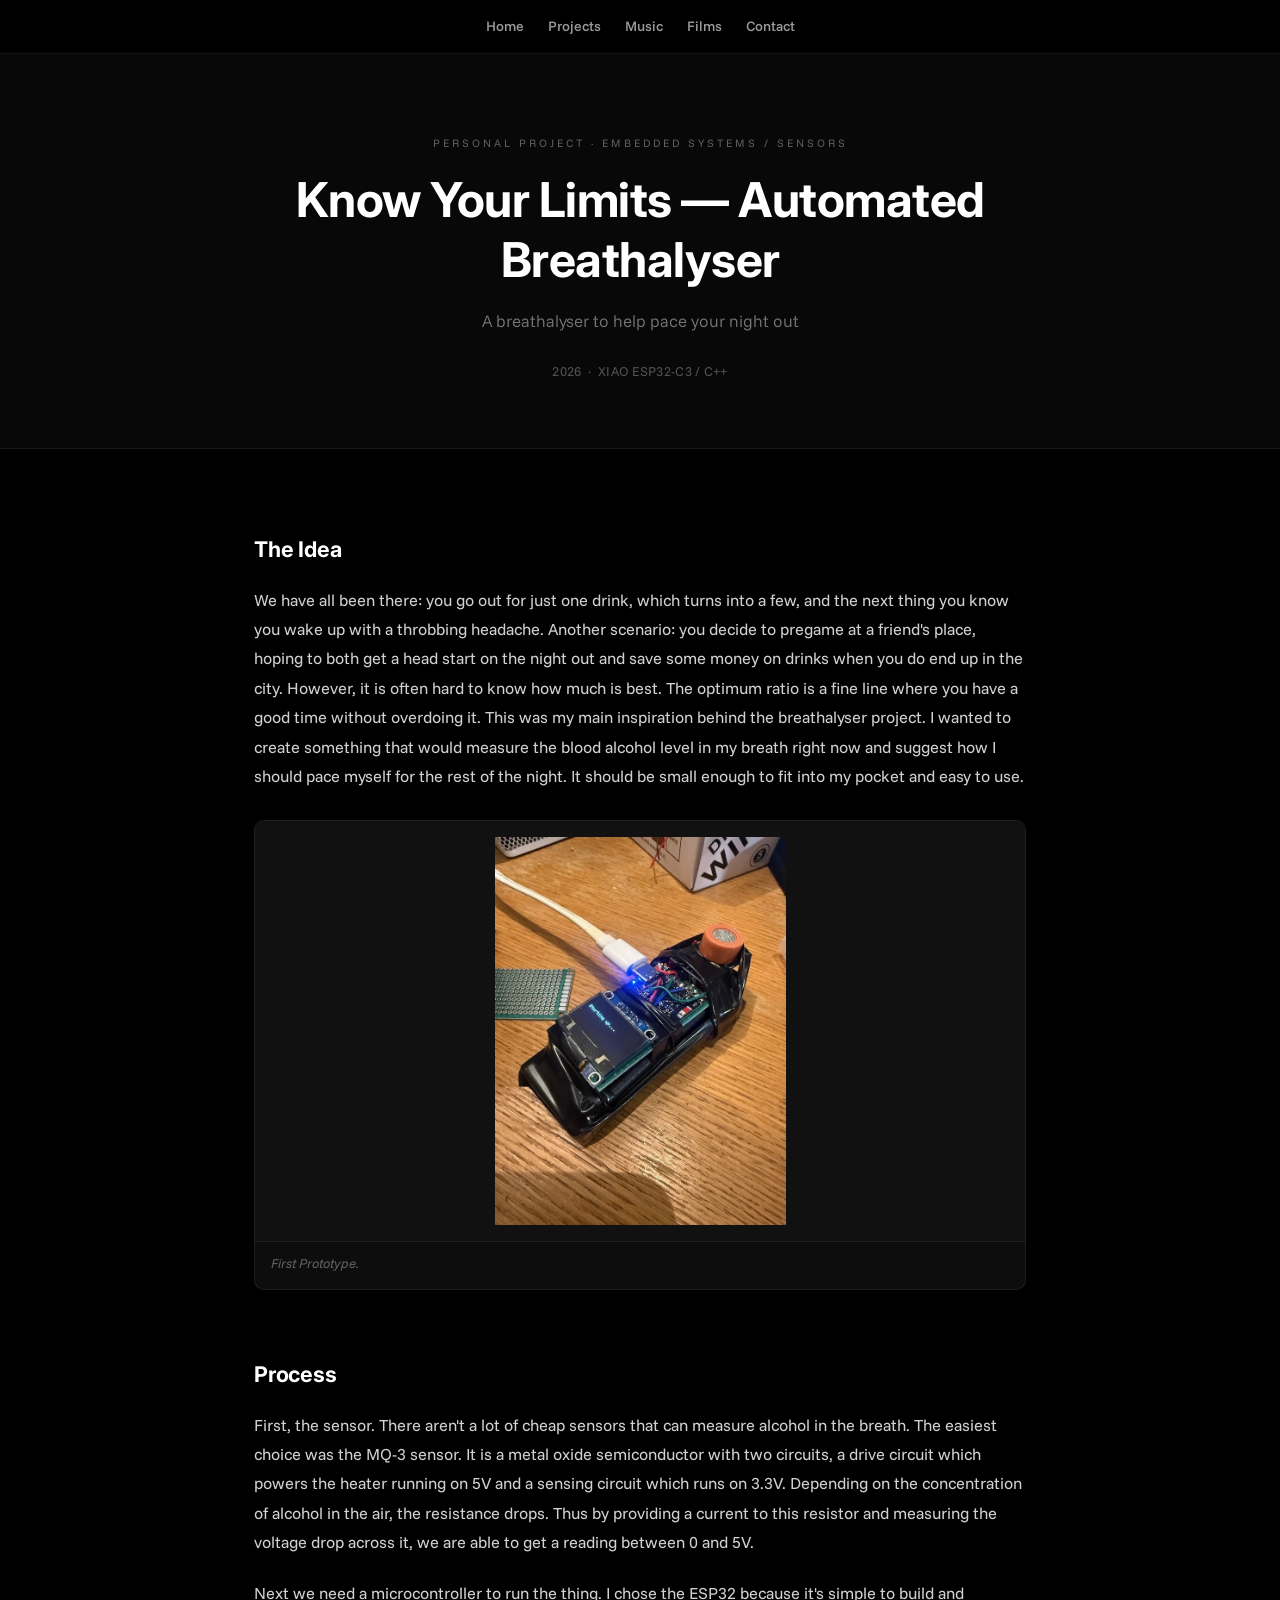
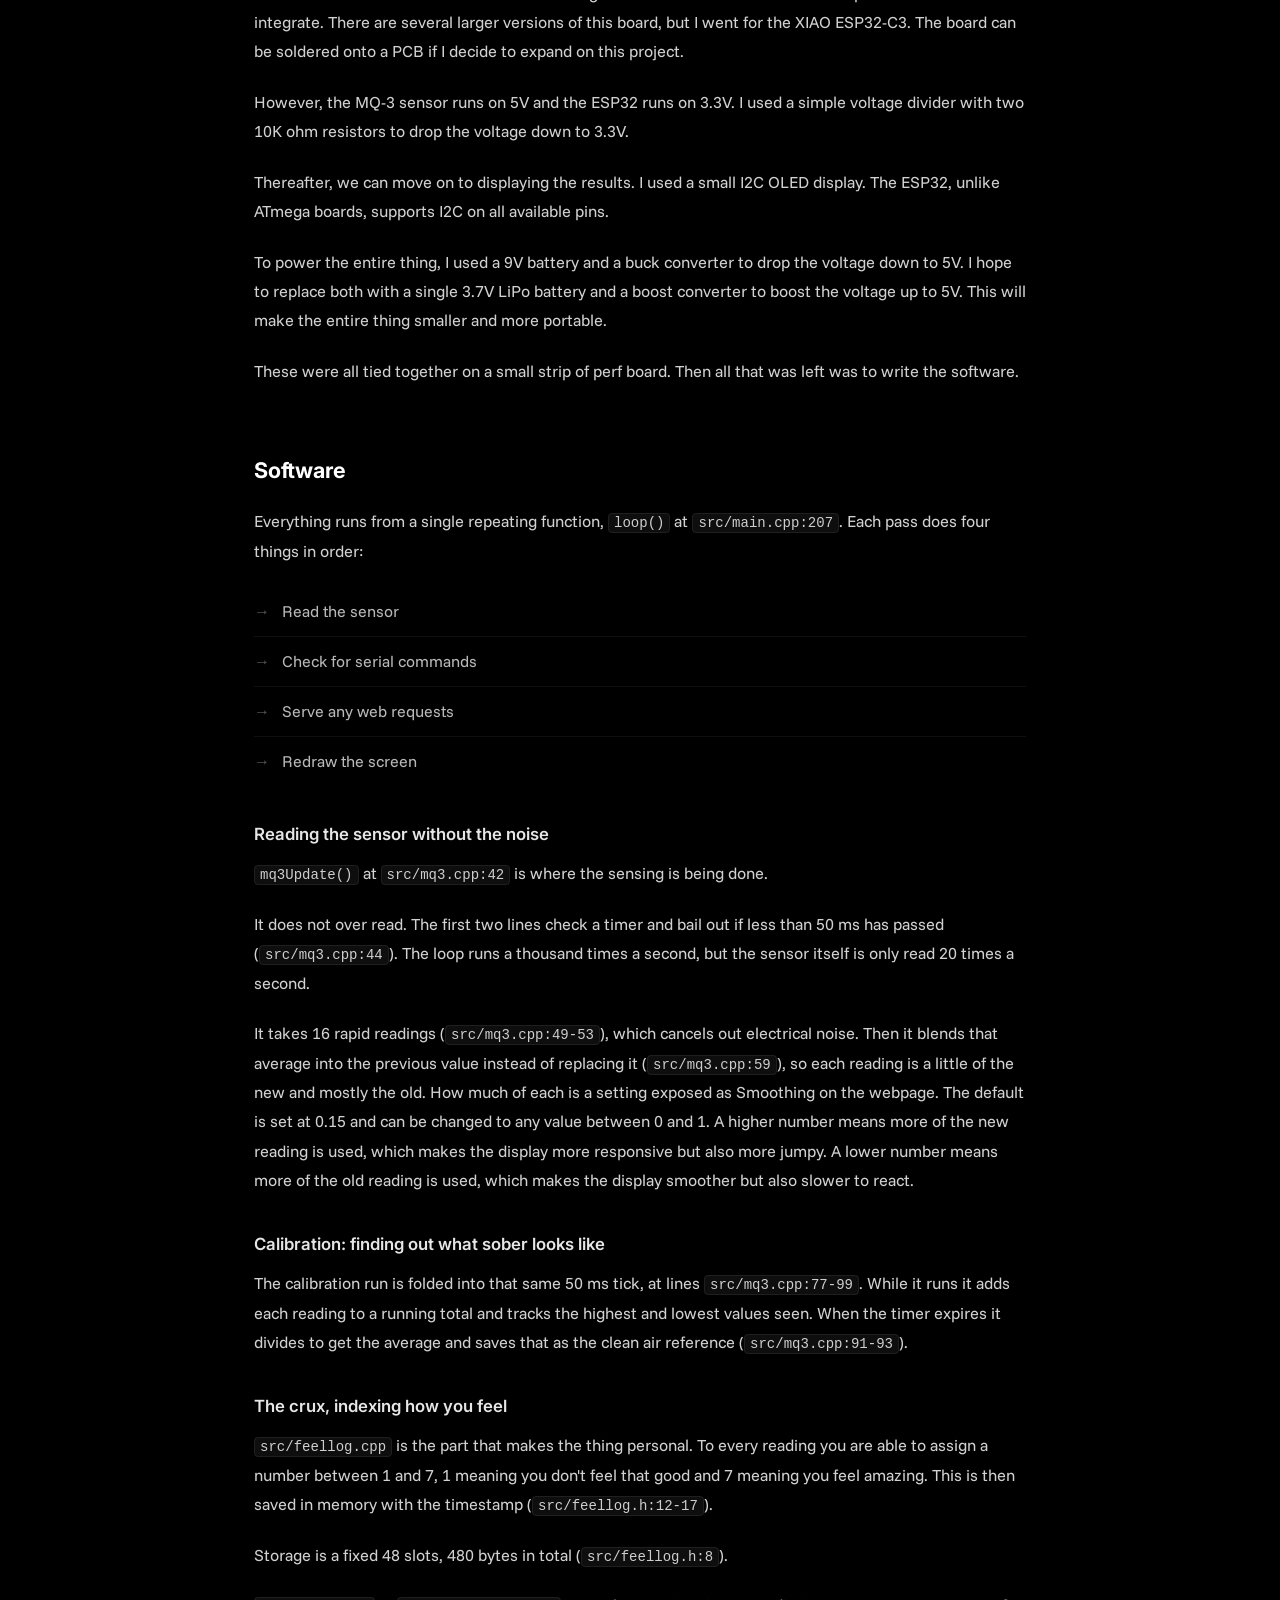
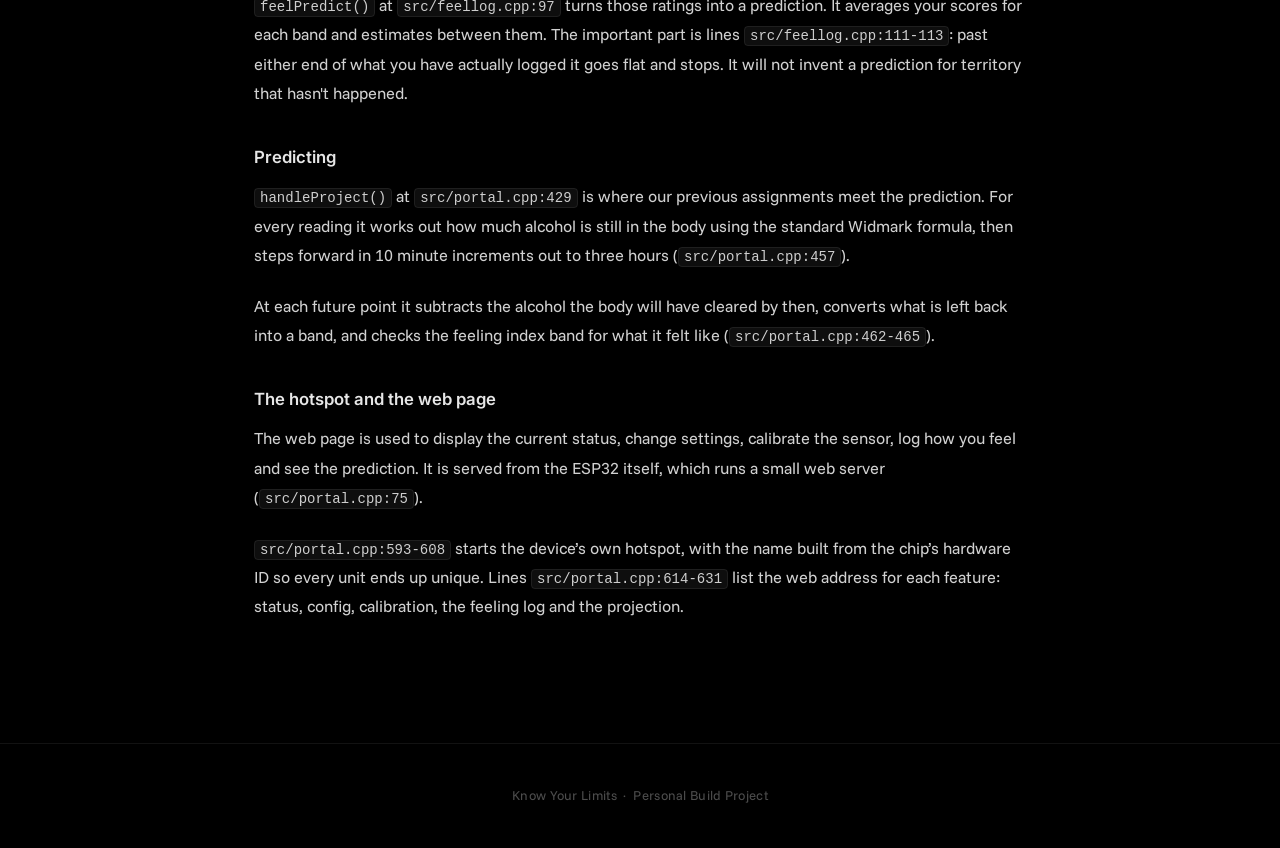
<file: projects/know_your_limits_project.html>
<!DOCTYPE html>
<html lang="en">
<head>
    <meta charset="UTF-8">
    <meta name="viewport" content="width=device-width, initial-scale=1.0">
    <meta name="description" content="A pocket-sized ESP32 breathalyser that reads breath alcohol, learns what each level actually feels like, and projects how the rest of the night will go.">
    <meta name="author" content="Malshan Perera">
    <meta name="theme-color" content="#0a0a0a">
    <title>Know Your Limits — Automated Breathalyser | Malshan Perera</title>
    <link rel="icon" type="image/png" href="../assets/icons/sitelogo.png">
    <link rel="apple-touch-icon" href="../assets/icons/sitelogo.png">
    <meta property="og:title" content="Know Your Limits — Automated Breathalyser">
    <meta property="og:description" content="A pocket-sized ESP32 breathalyser that reads breath alcohol, learns what each level actually feels like, and projects how the rest of the night will go.">
    <meta property="og:image" content="https://malshano.com/assets/icons/og-card.png">
    <meta property="og:url" content="https://malshano.com/projects/know_your_limits_project.html">
    <meta property="og:type" content="article">
    <meta name="twitter:card" content="summary_large_image">
    <link rel="stylesheet" href="../css/style_projects.css">
    <link rel="stylesheet" href="../css/style_project_extras.css">
</head>
<body>

<nav class="site-nav">
  <a href="../">Home</a>
  <a href="../#projects">Projects</a>
  <a href="../#music">Music</a>
  <a href="../#filmmaking">Films</a>
  <a href="../#contact">Contact</a>
</nav>

<header>
    <p class="tag">Personal Project · Embedded Systems / Sensors</p>
    <h1>Know Your Limits — Automated Breathalyser</h1>
    <p class="subtitle">A breathalyser to help pace your night out</p>
    <div class="meta">2026 &nbsp;·&nbsp; XIAO ESP32-C3 / C++</div>
</header>

<div class="content">

    <h2 id="idea">The Idea</h2>

    <p>
        We have all been there: you go out for just one drink, which turns into a few, and the next thing you
        know you wake up with a throbbing headache. Another scenario: you decide to pregame at a friend's place,
        hoping to both get a head start on the night out and save some money on drinks when you do end up in the
        city. However, it is often hard to know how much is best. The optimum ratio is a fine line where you have a
        good time without overdoing it. This was my main inspiration behind the breathalyser project. I wanted to
        create something that would measure the blood alcohol level in my breath right now and suggest how I should
        pace myself for the rest of the night. It should be small enough to fit into my pocket and easy to use.
    </p>


    <figure>
        <img src="../assets/images/breathalizer.webp" width="675" height="900" decoding="async"
             alt="First prototype of the breathalyser on perf board">
        <figcaption>First Prototype.</figcaption>
    </figure>

    <h2 id="process">Process</h2>

    <p>
        First, the sensor. There aren't a lot of cheap sensors that can measure alcohol in the breath. The easiest
        choice was the MQ-3 sensor. It is a metal oxide semiconductor with two circuits, a drive circuit which
        powers the heater running on 5V and a sensing circuit which runs on 3.3V. Depending on the concentration of
        alcohol in the air, the resistance drops. Thus by providing a current to this resistor and measuring the
        voltage drop across it, we are able to get a reading between 0 and 5V.
    </p>

    <p>
        Next we need a microcontroller to run the thing. I chose the ESP32 because it's simple to build and
        integrate. There are several larger versions of this board, but I went for the XIAO ESP32-C3. The board can
        be soldered onto a PCB if I decide to expand on this project.
    </p>

    <p>
        However, the MQ-3 sensor runs on 5V and the ESP32 runs on 3.3V. I used a simple voltage divider with two
        10K ohm resistors to drop the voltage down to 3.3V.
    </p>

    <p>
        Thereafter, we can move on to displaying the results. I used a small I2C OLED display. The ESP32, unlike
        ATmega boards, supports I2C on all available pins.
    </p>

    <p>
        To power the entire thing, I used a 9V battery and a buck converter to drop the voltage down to 5V. I hope
        to replace both with a single 3.7V LiPo battery and a boost converter to boost the voltage up to 5V. This
        will make the entire thing smaller and more portable.
    </p>

    <p>
        These were all tied together on a small strip of perf board. Then all that was left was to write the
        software.
    </p>

    <h2 id="software">Software</h2>


    <p>
        Everything runs from a single repeating function, <code>loop()</code> at <code>src/main.cpp:207</code>. Each
        pass does four things in order:
    </p>

    <ul class="rule-list">
        <li>Read the sensor</li>
        <li>Check for serial commands</li>
        <li>Serve any web requests</li>
        <li>Redraw the screen</li>
    </ul>


    <h3>Reading the sensor without the noise</h3>

    <p>
        <code>mq3Update()</code> at <code>src/mq3.cpp:42</code> is where the sensing is being done.
    </p>

    <p>
        It does not over read. The first two lines check a timer and bail out if less than 50 ms has passed
        (<code>src/mq3.cpp:44</code>). The loop runs a thousand times a second, but the sensor itself is only
        read 20 times a second.
    </p>

    <p>
        It takes 16 rapid readings (<code>src/mq3.cpp:49-53</code>), which cancels out
        electrical noise. Then it blends that average into the previous value instead of replacing it
        (<code>src/mq3.cpp:59</code>), so each reading is a little of the new and mostly the old. How much of each is a
        setting exposed as Smoothing on the webpage. The default is set at 0.15 and can be changed to any value between 0 and 1. A higher number means more of the new reading is used, which makes the display more responsive but also more jumpy. A lower number means more of the old reading is used, which makes the display smoother but also slower to react.
    </p>


    <h3>Calibration: finding out what sober looks like</h3>

    <p>
        The calibration run is folded into that same 50 ms tick, at lines <code>src/mq3.cpp:77-99</code>. While it runs it adds each reading to a running total and tracks the highest and lowest values seen. When the timer expires it divides to get the average and saves that as the clean air reference (<code>src/mq3.cpp:91-93</code>).
    </p>


    <h3>The crux, indexing how you feel</h3>

    <p>
        <code>src/feellog.cpp</code> is the part that makes the thing personal. To every reading you are able to assign a number between 1 and 7, 1 meaning you don't feel that good and 7 meaning you feel amazing. This is then saved in memory with the timestamp (<code>src/feellog.h:12-17</code>).
    </p>

    <p>
        Storage is a fixed 48 slots, 480 bytes in total (<code>src/feellog.h:8</code>).
    </p>

    <p>
        <code>feelPredict()</code> at <code>src/feellog.cpp:97</code> turns those ratings into a prediction. It
        averages your scores for each band and estimates between them. The important part is lines
        <code>src/feellog.cpp:111-113</code>: past either end of what you have actually logged it goes flat and stops.
        It will not invent a prediction for territory that hasn't happened.
    </p>

    <h3>Predicting</h3>

    <p>
        <code>handleProject()</code> at <code>src/portal.cpp:429</code> is where our previous assignments meet the prediction. For every reading it works out how much alcohol is still in the body using the standard Widmark formula, then steps forward in 10 minute increments out to three hours (<code>src/portal.cpp:457</code>).
    </p>

    <p>
        At each future point it subtracts the alcohol the body will have cleared by then, converts what is left back
        into a band, and checks the feeling index band for what it felt like (<code>src/portal.cpp:462-465</code>).
    </p>


    <h3>The hotspot and the web page</h3>
    <p>
        The web page is used to display the current status, change settings, calibrate the sensor, log how you feel and see the prediction. It is served from the ESP32 itself, which runs a small web server (<code>src/portal.cpp:75</code>).
    </p>
    <p>
        <code>src/portal.cpp:593-608</code> starts the device&rsquo;s own hotspot, with the name built from the
        chip&rsquo;s hardware ID so every unit ends up unique. Lines <code>src/portal.cpp:614-631</code> list the web
        address for each feature: status, config, calibration, the feeling log and the projection.
    </p>



</div>

<footer>
    Know Your Limits &nbsp;·&nbsp; Personal Build Project
</footer>

</body>
</html>
</file>
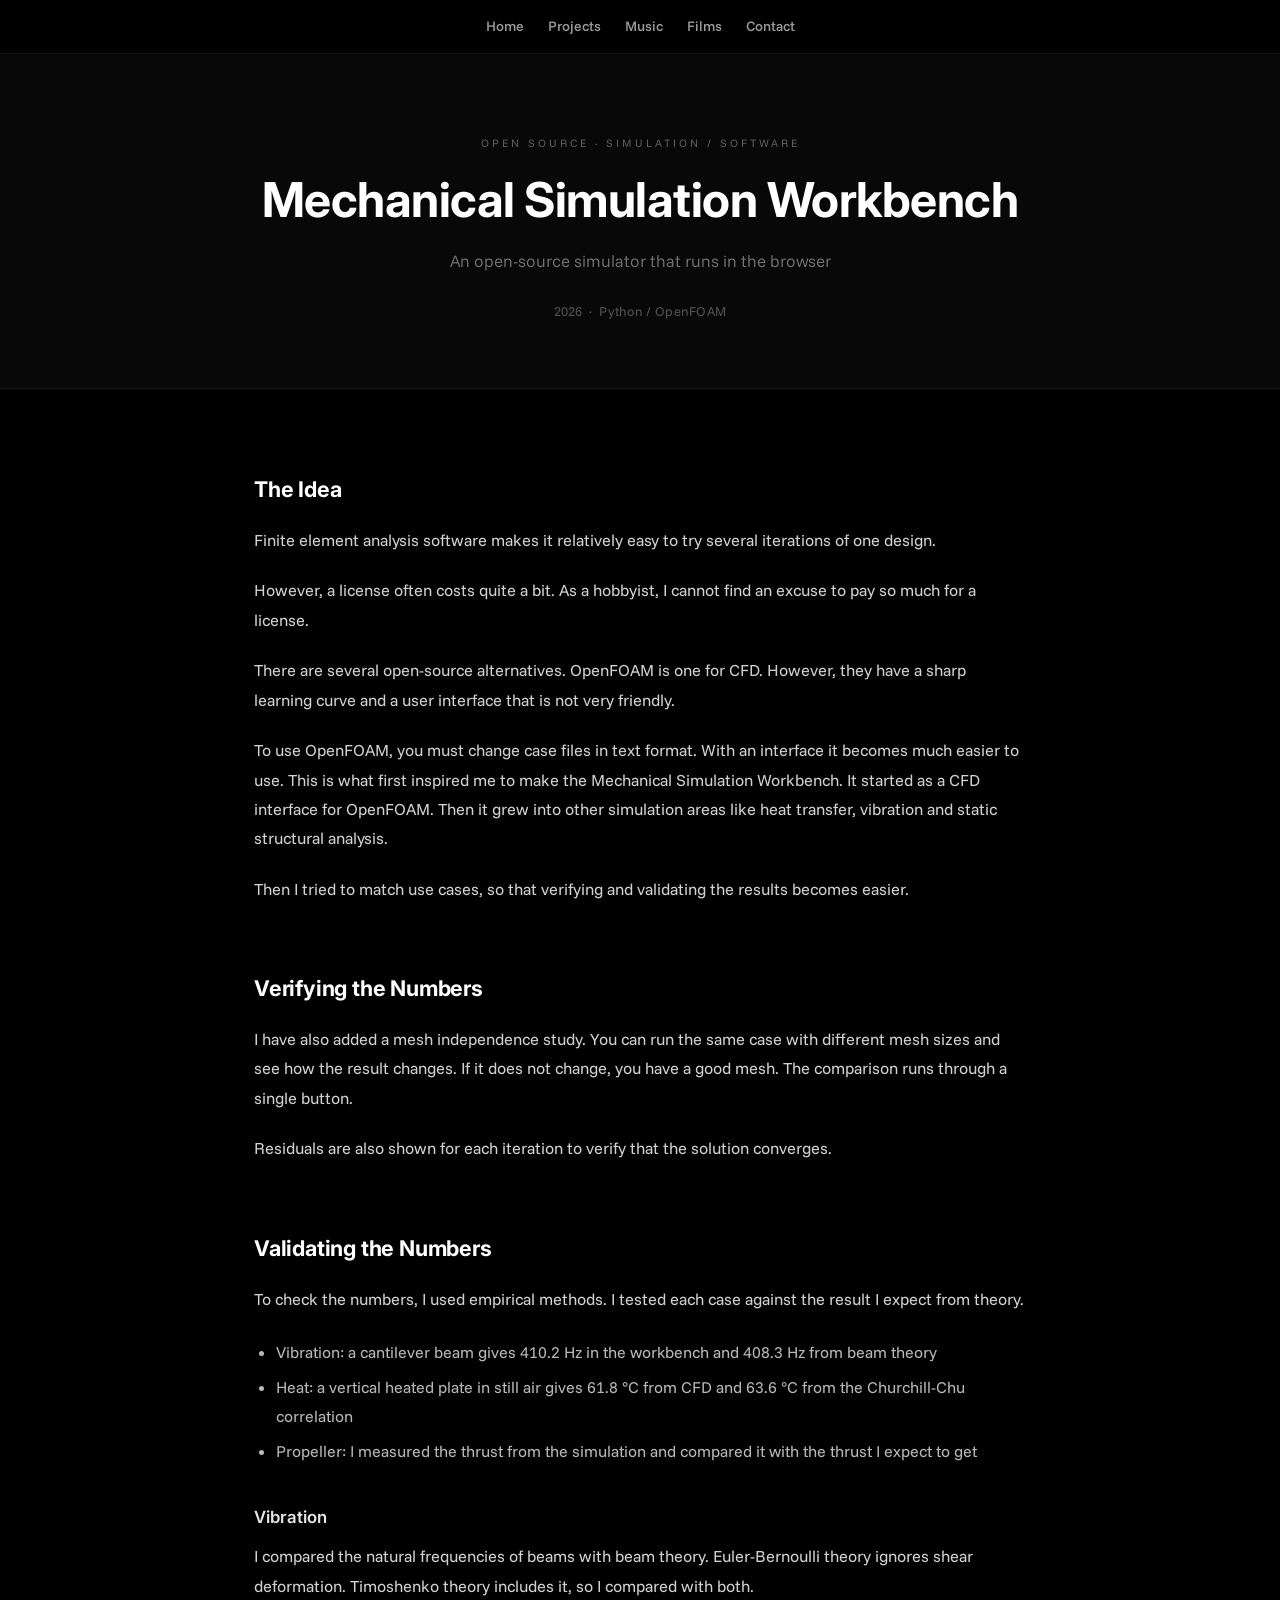
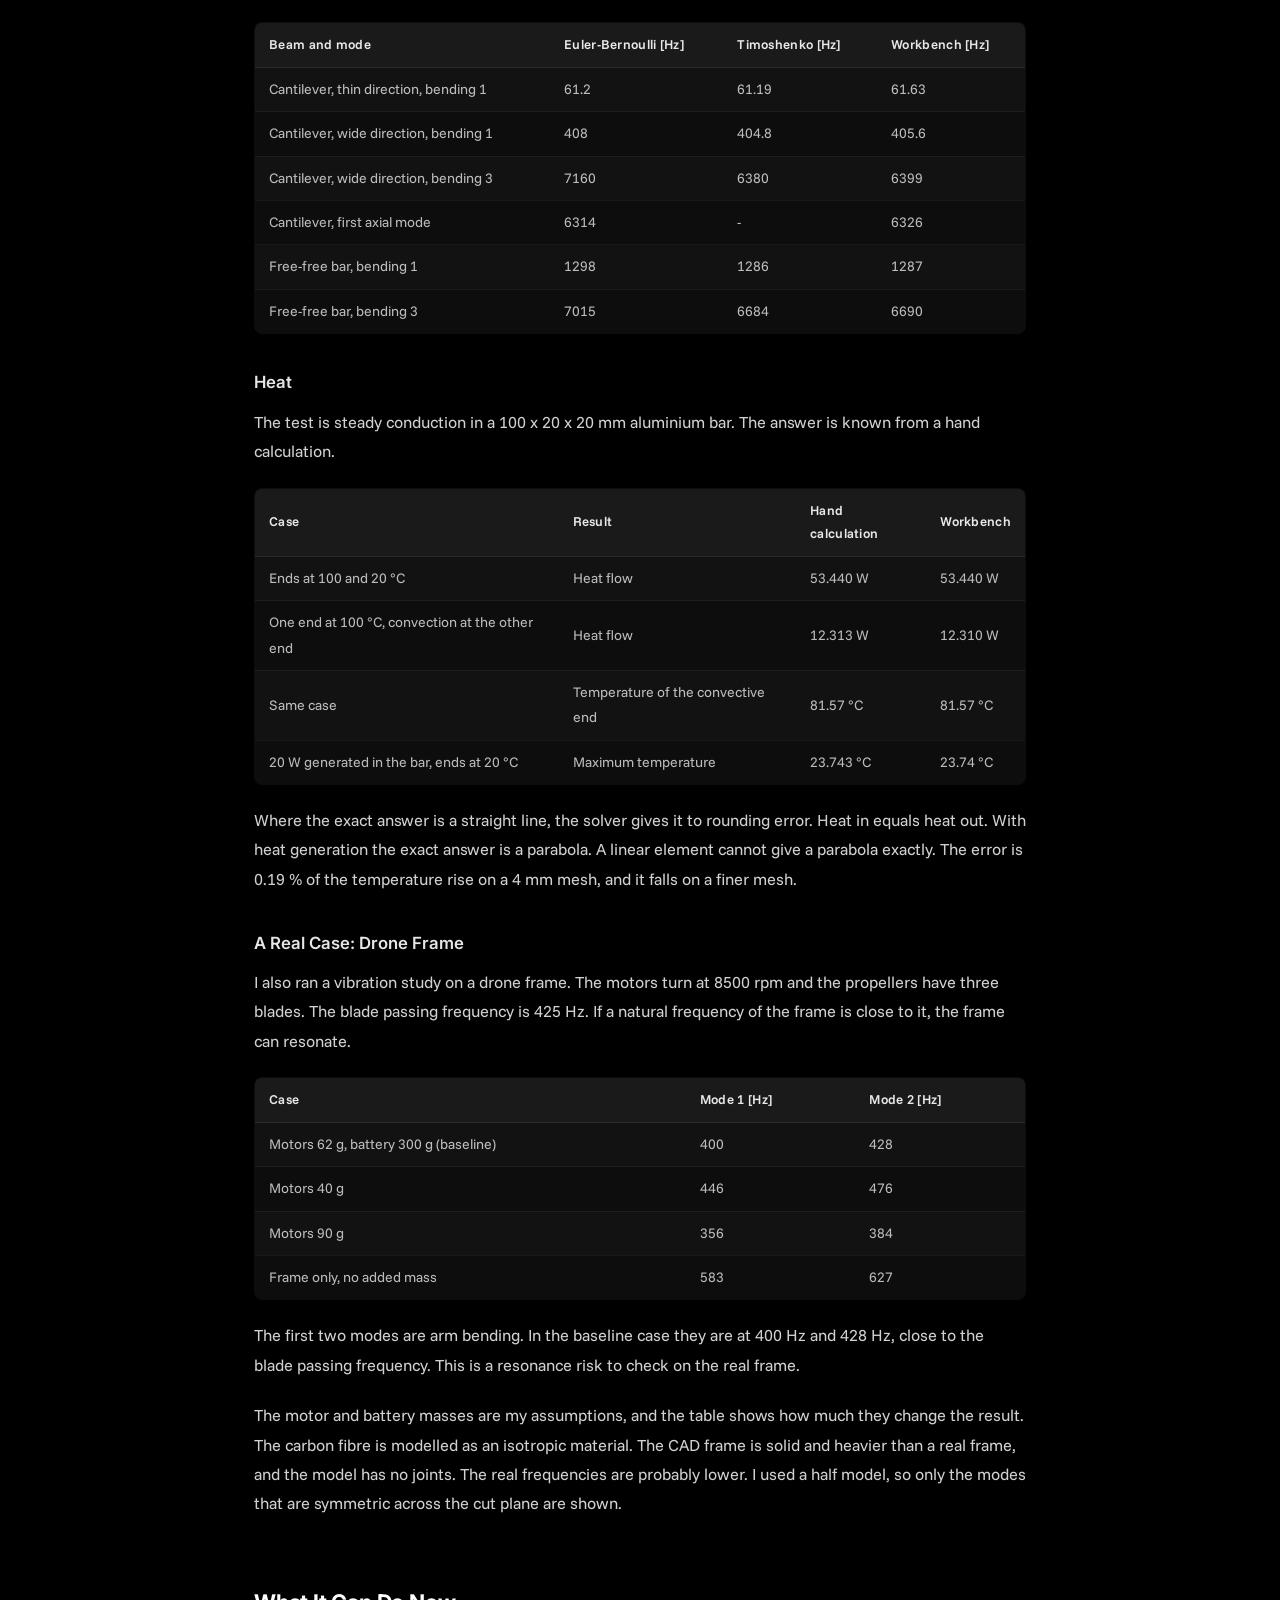
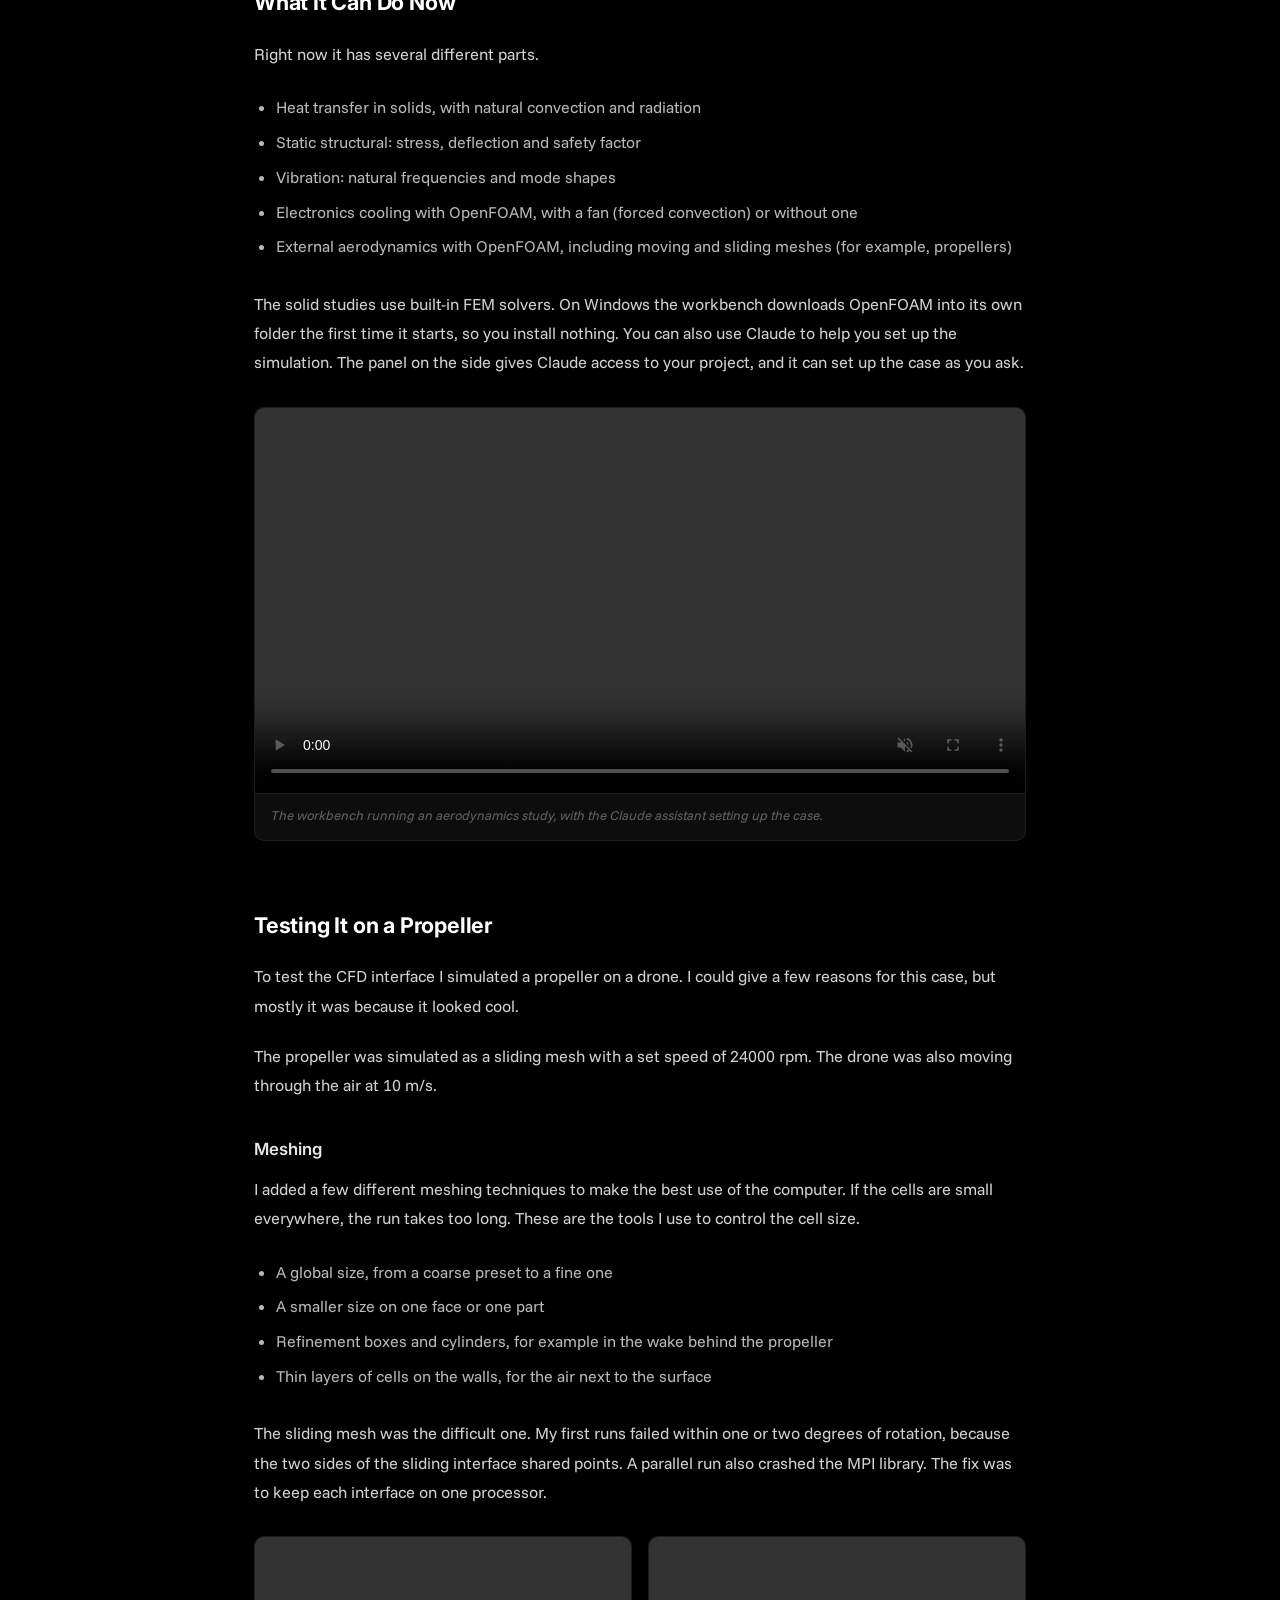
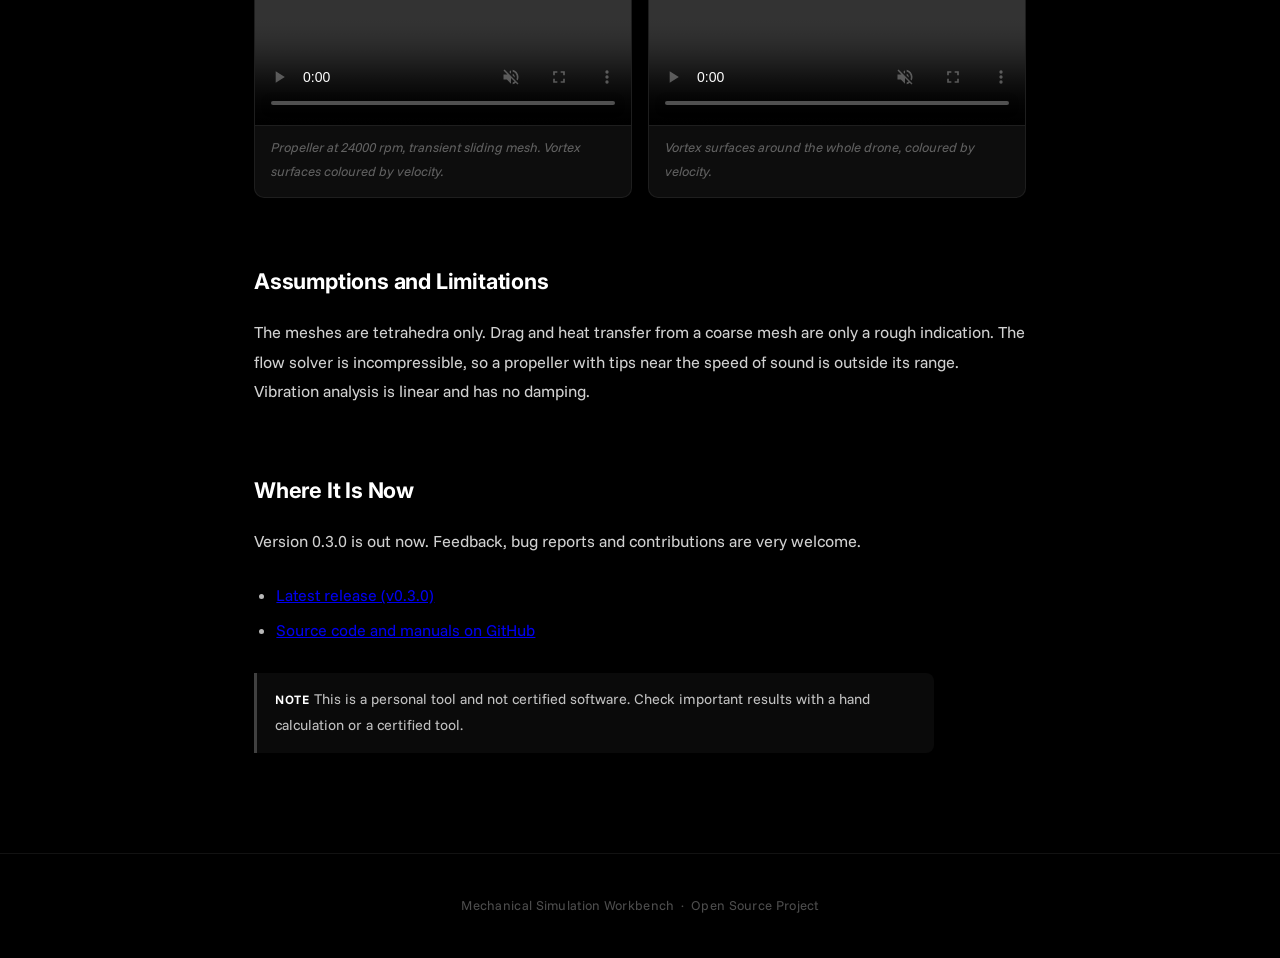
<file: projects/simulation_workbench_project.html>
<!DOCTYPE html>
<html lang="en">
<head>
<meta charset="UTF-8">
<meta name="viewport" content="width=device-width, initial-scale=1.0">
<title>Mechanical Simulation Workbench | Malshan Perera</title>
<link rel="icon" type="image/png" href="../assets/icons/sitelogo.png">
<link rel="apple-touch-icon" href="../assets/icons/sitelogo.png">
<meta property="og:title" content="Mechanical Simulation Workbench">
<meta property="og:description" content="A project by Malshan Perera.">
<meta property="og:image" content="https://malshano.com/assets/icons/og-card.png">
<meta property="og:url" content="https://malshano.com/projects/simulation_workbench_project.html">
<meta property="og:type" content="article">
<meta name="twitter:card" content="summary_large_image">
    <link rel="stylesheet" href="../css/style_projects.css">
    <link rel="stylesheet" href="../css/style_project_extras.css">
</head>
<body>

<nav class="site-nav">
  <a href="../">Home</a>
  <a href="../#projects">Projects</a>
  <a href="../#music">Music</a>
  <a href="../#filmmaking">Films</a>
  <a href="../#contact">Contact</a>
</nav>

<header>
    <p class="tag">Open Source · Simulation / Software</p>
    <h1>Mechanical Simulation Workbench</h1>
    <p class="subtitle">An open-source simulator that runs in the browser</p>
    <div class="meta">2026 &nbsp;·&nbsp; Python / OpenFOAM</div>
</header>

<div class="content">

    <h2 id="idea">The Idea</h2>

    <p>
        Finite element analysis software makes it relatively easy to try several iterations of one design.
    </p>

    <p>
        However, a license often costs quite a bit. As a hobbyist, I cannot find an excuse to pay so much for a
        license.
    </p>

    <p>
        There are several open-source alternatives. OpenFOAM is one for CFD. However, they have a sharp learning
        curve and a user interface that is not very friendly.
    </p>

    <p>
        To use OpenFOAM, you must change case files in text format. With an interface it becomes much easier to
        use. This is what first inspired me to make the Mechanical Simulation Workbench. It started as a CFD
        interface for OpenFOAM. Then it grew into other simulation areas like heat transfer, vibration and
        static structural analysis.
    </p>

    <p>
        Then I tried to match use cases, so that verifying and validating the results becomes easier.
    </p>

    <h2 id="verifying">Verifying the Numbers</h2>

    <p>
        I have also added a mesh independence study. You can run the same case with different mesh sizes and see
        how the result changes. If it does not change, you have a good mesh. The comparison runs through a single
        button.
    </p>

    <p>
        Residuals are also shown for each iteration to verify that the solution converges.
    </p>

    <h2 id="validating">Validating the Numbers</h2>

    <p>
        To check the numbers, I used empirical methods. I tested each case against the result I expect from
        theory.
    </p>

    <ul class="simple-list">
        <li>Vibration: a cantilever beam gives 410.2 Hz in the workbench and 408.3 Hz from beam theory</li>
        <li>Heat: a vertical heated plate in still air gives 61.8 °C from CFD and 63.6 °C from the Churchill-Chu correlation</li>
        <li>Propeller: I measured the thrust from the simulation and compared it with the thrust I expect to get</li>
    </ul>

    <h3>Vibration</h3>

    <p>
        I compared the natural frequencies of beams with beam theory. Euler-Bernoulli theory ignores shear
        deformation. Timoshenko theory includes it, so I compared with both.
    </p>

    <table>
        <tr><th>Beam and mode</th><th>Euler-Bernoulli [Hz]</th><th>Timoshenko [Hz]</th><th>Workbench [Hz]</th></tr>
        <tr><td>Cantilever, thin direction, bending 1</td><td>61.2</td><td>61.19</td><td>61.63</td></tr>
        <tr><td>Cantilever, wide direction, bending 1</td><td>408</td><td>404.8</td><td>405.6</td></tr>
        <tr><td>Cantilever, wide direction, bending 3</td><td>7160</td><td>6380</td><td>6399</td></tr>
        <tr><td>Cantilever, first axial mode</td><td>6314</td><td>-</td><td>6326</td></tr>
        <tr><td>Free-free bar, bending 1</td><td>1298</td><td>1286</td><td>1287</td></tr>
        <tr><td>Free-free bar, bending 3</td><td>7015</td><td>6684</td><td>6690</td></tr>
    </table>

    <h3>Heat</h3>

    <p>
        The test is steady conduction in a 100 x 20 x 20 mm aluminium bar. The answer is known from a hand
        calculation.
    </p>

    <table>
        <tr><th>Case</th><th>Result</th><th>Hand calculation</th><th>Workbench</th></tr>
        <tr><td>Ends at 100 and 20 °C</td><td>Heat flow</td><td>53.440 W</td><td>53.440 W</td></tr>
        <tr><td>One end at 100 °C, convection at the other end</td><td>Heat flow</td><td>12.313 W</td><td>12.310 W</td></tr>
        <tr><td>Same case</td><td>Temperature of the convective end</td><td>81.57 °C</td><td>81.57 °C</td></tr>
        <tr><td>20 W generated in the bar, ends at 20 °C</td><td>Maximum temperature</td><td>23.743 °C</td><td>23.74 °C</td></tr>
    </table>

    <p>
        Where the exact answer is a straight line, the solver gives it to rounding error. Heat in equals heat
        out. With heat generation the exact answer is a parabola. A linear element cannot give a parabola
        exactly. The error is 0.19 % of the temperature rise on a 4 mm mesh, and it falls on a finer mesh.
    </p>

    <h3>A Real Case: Drone Frame</h3>

    <p>
        I also ran a vibration study on a drone frame. The motors turn at 8500 rpm and the propellers have three
        blades. The blade passing frequency is 425 Hz. If a natural frequency of the frame is close to it, the
        frame can resonate.
    </p>

    <table>
        <tr><th>Case</th><th>Mode 1 [Hz]</th><th>Mode 2 [Hz]</th></tr>
        <tr><td>Motors 62 g, battery 300 g (baseline)</td><td>400</td><td>428</td></tr>
        <tr><td>Motors 40 g</td><td>446</td><td>476</td></tr>
        <tr><td>Motors 90 g</td><td>356</td><td>384</td></tr>
        <tr><td>Frame only, no added mass</td><td>583</td><td>627</td></tr>
    </table>

    <p>
        The first two modes are arm bending. In the baseline case they are at 400 Hz and 428 Hz, close to the
        blade passing frequency. This is a resonance risk to check on the real frame.
    </p>

    <p>
        The motor and battery masses are my assumptions, and the table shows how much they change the result.
        The carbon fibre is modelled as an isotropic material. The CAD frame is solid and heavier than a real
        frame, and the model has no joints. The real frequencies are probably lower. I used a half model, so
        only the modes that are symmetric across the cut plane are shown.
    </p>

    <h2 id="parts">What It Can Do Now</h2>

    <p>
        Right now it has several different parts.
    </p>

    <ul class="simple-list">
        <li>Heat transfer in solids, with natural convection and radiation</li>
        <li>Static structural: stress, deflection and safety factor</li>
        <li>Vibration: natural frequencies and mode shapes</li>
        <li>Electronics cooling with OpenFOAM, with a fan (forced convection) or without one</li>
        <li>External aerodynamics with OpenFOAM, including moving and sliding meshes (for example, propellers)</li>
    </ul>

    <p>
        The solid studies use built-in FEM solvers. On Windows the workbench downloads OpenFOAM into its own
        folder the first time it starts, so you install nothing. You can also use Claude to help you set up the
        simulation. The panel on the side gives Claude access to your project, and it can set up the case as you
        ask.
    </p>

    <figure>
        <video controls muted loop playsinline preload="metadata">
            <source src="../assets/videos/simworkbench/interface-run.mp4" type="video/mp4">
        </video>
        <figcaption>The workbench running an aerodynamics study, with the Claude assistant setting up the case.</figcaption>
    </figure>

    <h2 id="propeller">Testing It on a Propeller</h2>

    <p>
        To test the CFD interface I simulated a propeller on a drone. I could give a few reasons for this case,
        but mostly it was because it looked cool.
    </p>

    <p>
        The propeller was simulated as a sliding mesh with a set speed of 24000 rpm. The drone was also moving
        through the air at 10 m/s.
    </p>


    <h3>Meshing</h3>

    <p>
        I added a few different meshing techniques to make the best use of the computer. 
        If the cells are small everywhere, the run takes too long. These are the tools I use to control the cell size.
    </p>

    <ul class="simple-list">
        <li>A global size, from a coarse preset to a fine one</li>
        <li>A smaller size on one face or one part</li>
        <li>Refinement boxes and cylinders, for example in the wake behind the propeller</li>
        <li>Thin layers of cells on the walls, for the air next to the surface</li>
    </ul>

    <p>
        The sliding mesh was the difficult one. My first runs failed within one or two degrees of rotation,
        because the two sides of the sliding interface shared points. A parallel run also crashed the MPI
        library. The fix was to keep each interface on one processor.
    </p>

    <div class="two-up">
        <figure>
            <video controls muted loop playsinline preload="metadata">
                <source src="../assets/videos/simworkbench/propeller-24000rpm.mp4" type="video/mp4">
            </video>
            <figcaption>Propeller at 24000 rpm, transient sliding mesh. Vortex surfaces coloured by velocity.</figcaption>
        </figure>
        <figure>
            <video controls muted loop playsinline preload="metadata">
                <source src="../assets/videos/simworkbench/drone-vortex.mp4" type="video/mp4">
            </video>
            <figcaption>Vortex surfaces around the whole drone, coloured by velocity.</figcaption>
        </figure>
    </div>

    <h2 id="limits">Assumptions and Limitations</h2>

    <p>
        The meshes are tetrahedra only. Drag and heat transfer from a coarse mesh are only a rough indication.
        The flow solver is incompressible, so a propeller with tips near the speed of sound is outside its range.
        Vibration analysis is linear and has no damping.
    </p>

    <h2 id="status">Where It Is Now</h2>

    <p>
        Version 0.3.0 is out now. Feedback, bug reports and contributions are very welcome.
    </p>

    <ul class="simple-list">
        <li><a href="https://github.com/malshano/Open_Mechanical_Simulation_Workbench/releases/latest">Latest release (v0.3.0)</a></li>
        <li><a href="https://github.com/malshano/Open_Mechanical_Simulation_Workbench">Source code and manuals on GitHub</a></li>
    </ul>

    <div class="note">
        <strong>Note</strong>
        This is a personal tool and not certified software. Check important results with a hand calculation or
        a certified tool.
    </div>

</div>

<footer>
    Mechanical Simulation Workbench &nbsp;·&nbsp; Open Source Project
</footer>

</body>
</html>
</file>
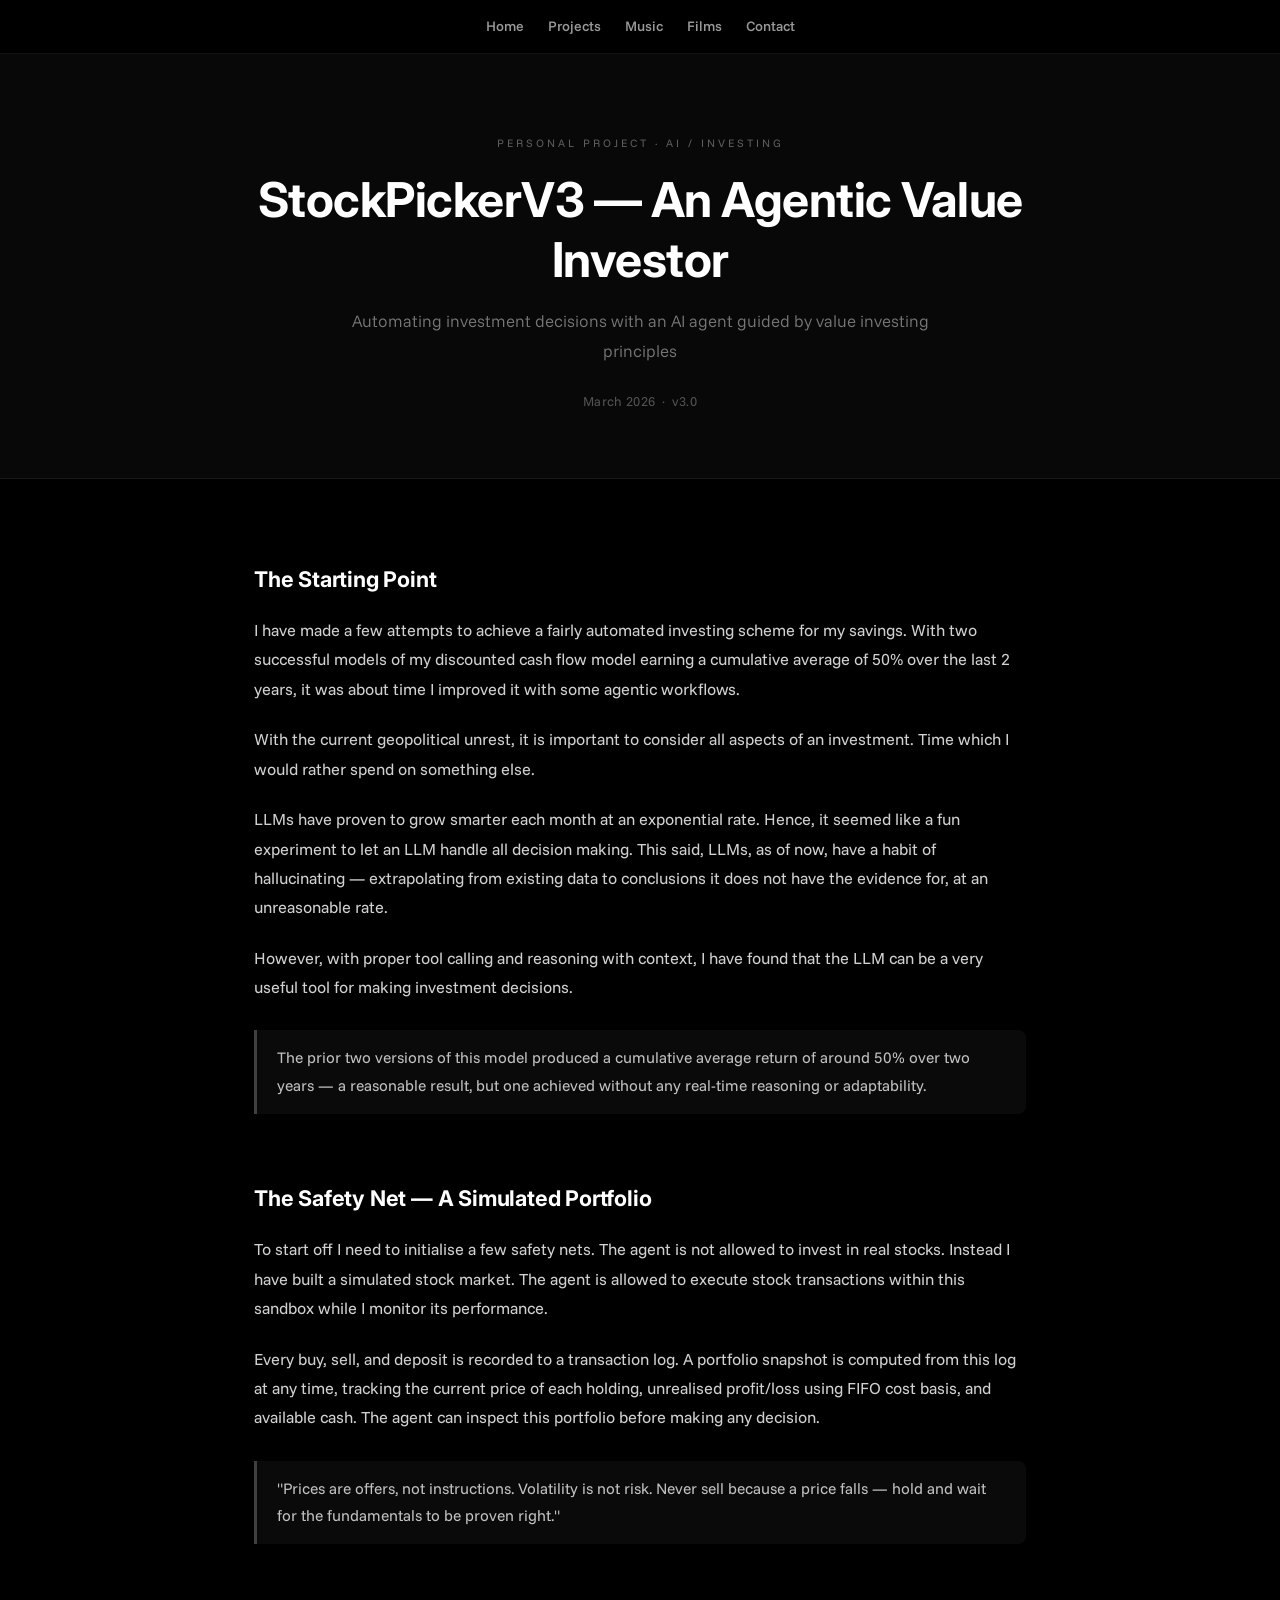
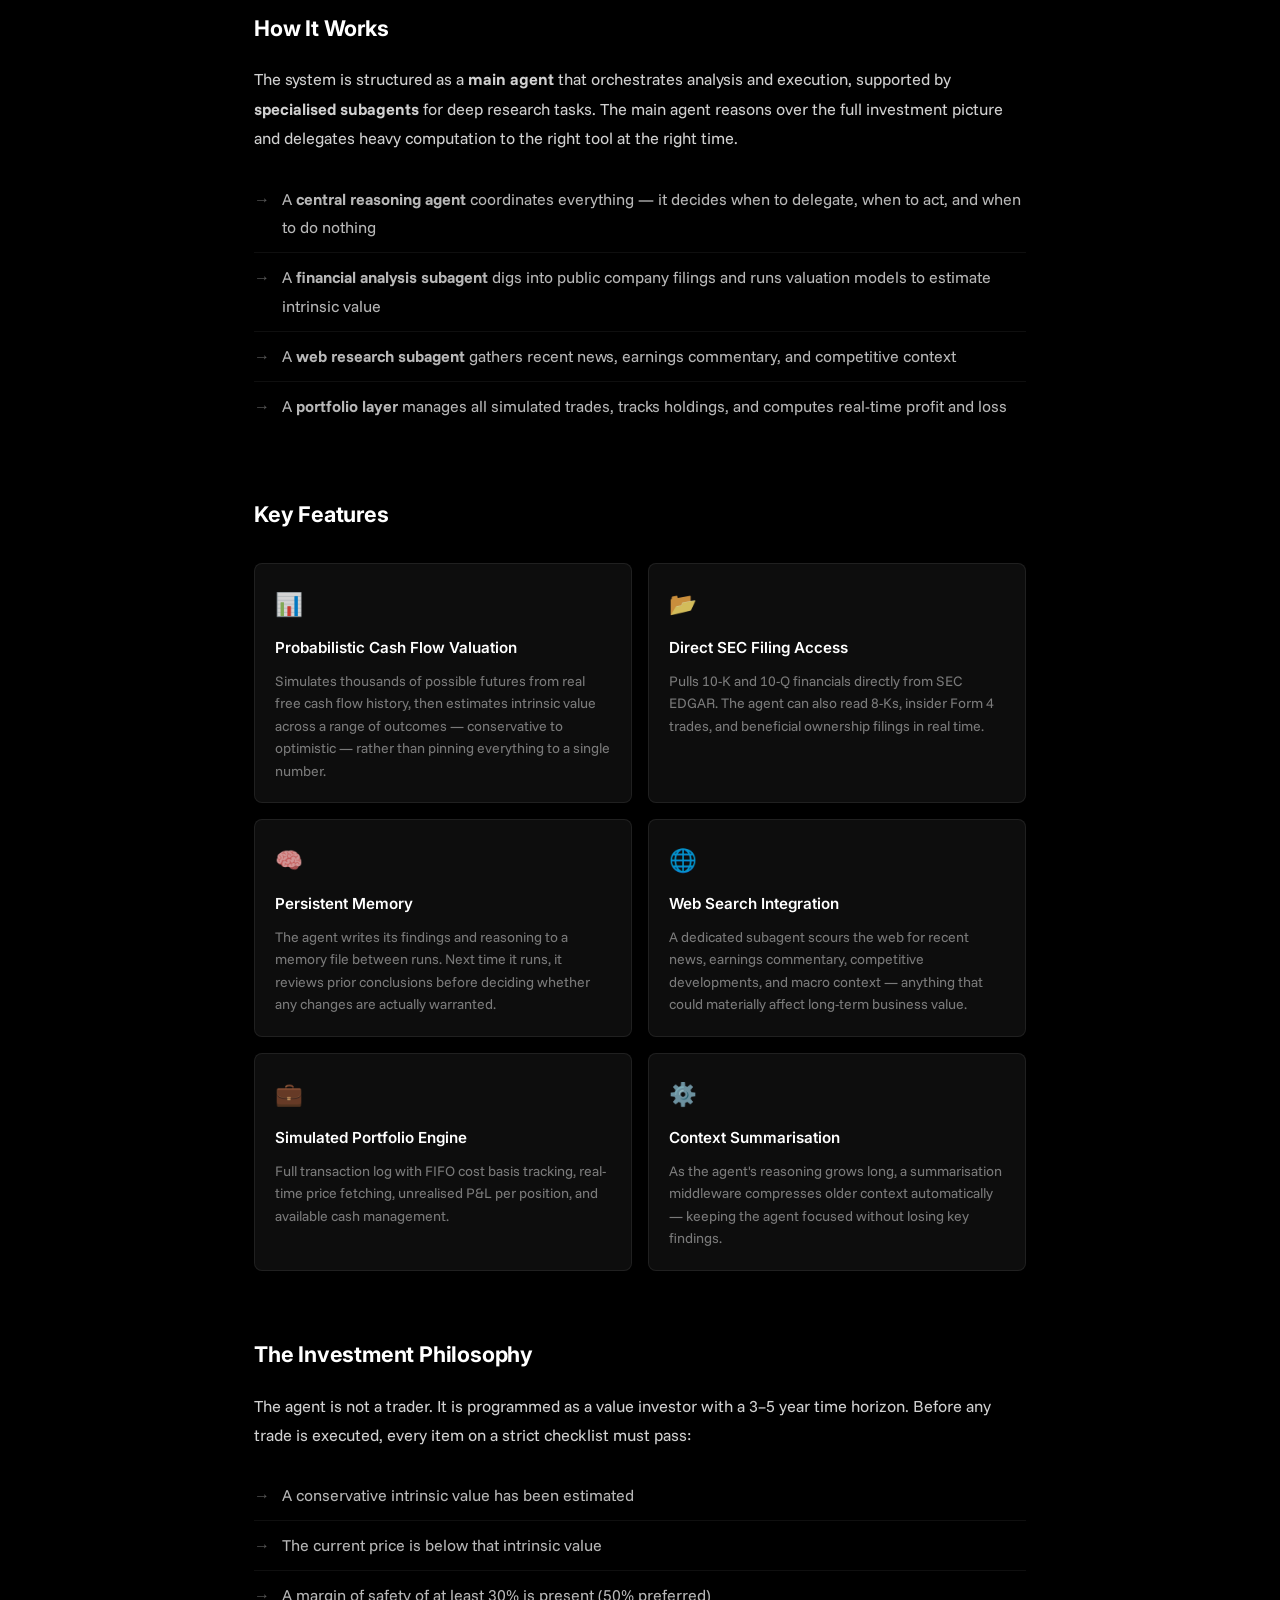
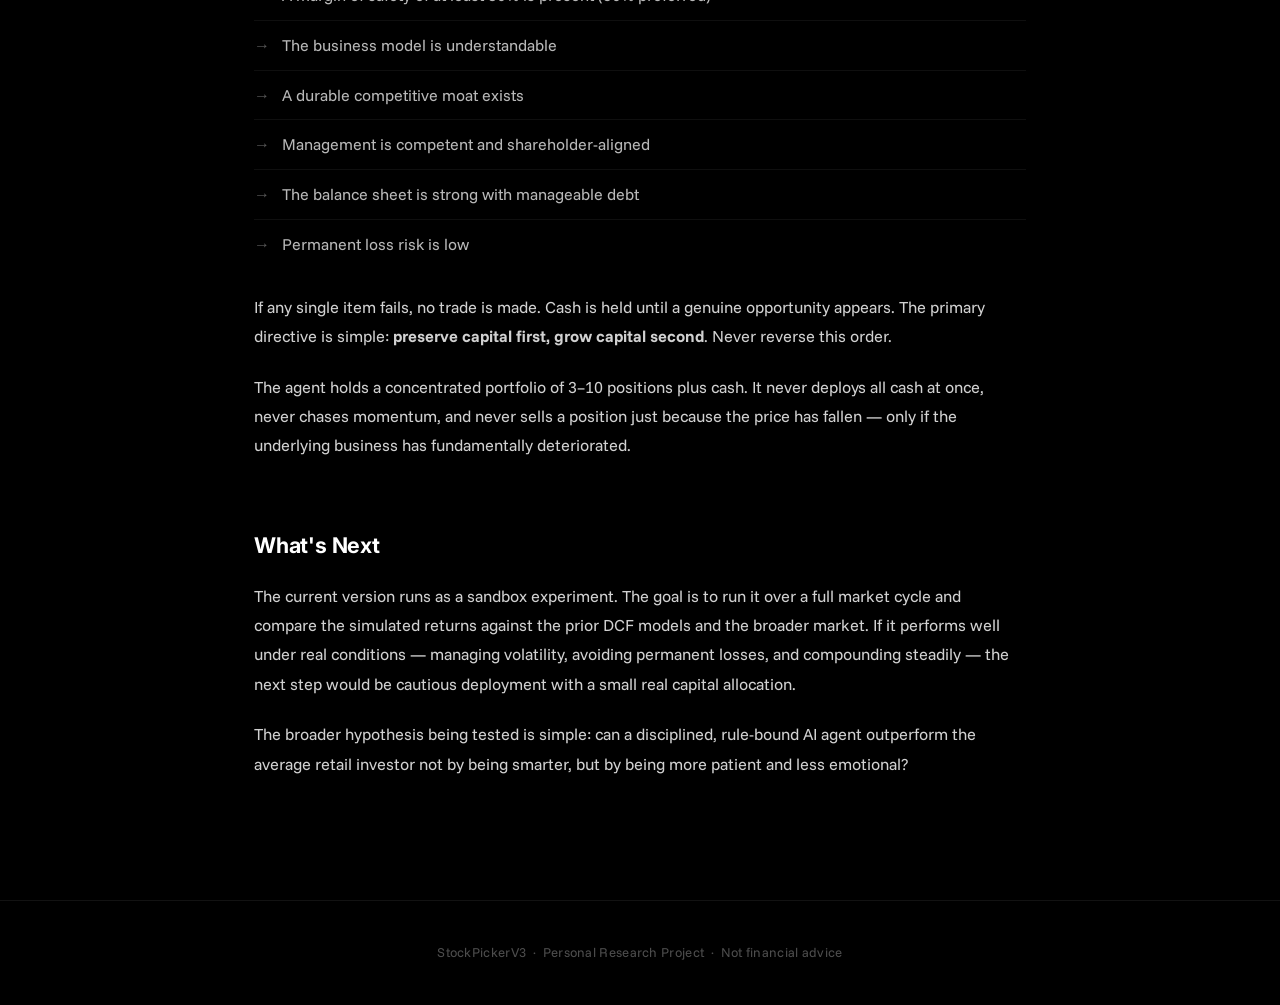
<file: projects/stockpickerv3_project.html>
<!DOCTYPE html>
<html lang="en">
<head>
    <meta charset="UTF-8">
    <meta name="viewport" content="width=device-width, initial-scale=1.0">
    <title>StockPickerV3 — An Agentic Value Investor | Malshan Perera</title>
    <link rel="icon" type="image/png" href="../assets/icons/sitelogo.png">
    <link rel="apple-touch-icon" href="../assets/icons/sitelogo.png">
    <meta property="og:title" content="StockPickerV3 — An Agentic Value Investor">
    <meta property="og:description" content="A project by Malshan Perera.">
    <meta property="og:image" content="https://malshano.com/assets/icons/og-card.png">
    <meta property="og:url" content="https://malshano.com/projects/stockpickerv3_project.html">
    <meta property="og:type" content="article">
    <meta name="twitter:card" content="summary_large_image">
  <link rel="stylesheet" href="../css/style_projects.css">
    <style>
        .feature-grid {
            display: grid;
            grid-template-columns: 1fr 1fr;
            gap: 16px;
            margin: 1.8em 0;
        }
        @media (max-width: 600px) {
            .feature-grid { grid-template-columns: 1fr; }
        }
        .feature-card {
            background: #0d0d0d;
            border: 1px solid rgba(255,255,255,0.08);
            border-radius: 8px;
            padding: 20px;
        }
        .feature-card .icon {
            font-size: 1.4rem;
            margin-bottom: 10px;
        }
        .feature-card h4 {
            color: white;
            font-size: 0.95rem;
            margin-bottom: 8px;
            font-weight: 600;
        }
        .feature-card p {
            font-size: 0.88rem;
            color: rgba(255,255,255,0.45);
            margin: 0;
            line-height: 1.6;
        }
        .architecture-block {
            background: #0d0d0d;
            border: 1px solid rgba(255,255,255,0.08);
            border-radius: 8px;
            padding: 28px;
            margin: 1.8em 0;
            font-family: 'Courier New', monospace;
            font-size: 0.85rem;
            color: rgba(255,255,255,0.55);
            line-height: 2;
        }
        .architecture-block .node { color: rgba(255,255,255,0.9); }
        .architecture-block .arrow { color: rgba(255,255,255,0.4); }
        .architecture-block .label { color: rgba(255,255,255,0.35); font-size: 0.78rem; }
        .rule-list {
            list-style: none;
            padding: 0;
            margin: 1em 0 1.5em;
        }
        .rule-list li {
            padding: 10px 0 10px 28px;
            border-bottom: 1px solid rgba(255,255,255,0.06);
            color: rgba(255,255,255,0.72);
            font-size: 1rem;
            position: relative;
        }
        .rule-list li::before {
            content: "→";
            position: absolute;
            left: 0;
            color: rgba(255,255,255,0.35);
        }
        .rule-list li:last-child { border-bottom: none; }
        footer {
            border-top: 1px solid rgba(255,255,255,0.07);
            padding: 40px 24px;
            text-align: center;
            color: rgba(255,255,255,0.3);
            font-size: 0.82rem;
            letter-spacing: 0.3px;
        }
    </style>
</head>
<body>

<nav class="site-nav">
  <a href="../">Home</a>
  <a href="../#projects">Projects</a>
  <a href="../#music">Music</a>
  <a href="../#filmmaking">Films</a>
  <a href="../#contact">Contact</a>
</nav>

<header>
    <p class="tag">Personal Project · AI / Investing</p>
    <h1>StockPickerV3 — An Agentic Value Investor</h1>
    <p class="subtitle">Automating investment decisions with an AI agent guided by value investing principles</p>
    <div class="meta">March 2026 &nbsp;·&nbsp; v3.0</div>
</header>

<div class="content">

    <h2>The Starting Point</h2>

    <p>
        I have made a few attempts to achieve a fairly automated investing scheme for my savings. With two successful models of my discounted cash flow model earning a cumulative average of 50% over the last 2 years, it was about time I improved it with some agentic workflows.
    </p>

    <p>
        With the current geopolitical unrest, it is important to consider all aspects of an investment. Time which I would rather spend on something else.
    </p>

    <p>
        LLMs have proven to grow smarter each month at an exponential rate. Hence, it seemed like a fun experiment to let an LLM handle all decision making. This said, LLMs, as of now, have a habit of hallucinating — extrapolating from existing data to conclusions it does not have the evidence for, at an unreasonable rate.
    </p>

    <p>
        However, with proper tool calling and reasoning with context, I have found that the LLM can be a very useful tool for making investment decisions.
    </p>

    <div class="callout">
        The prior two versions of this model produced a cumulative average return of around 50% over two years — a reasonable result, but one achieved without any real-time reasoning or adaptability.
    </div>

    <h2>The Safety Net — A Simulated Portfolio</h2>

    <p>
        To start off I need to initialise a few safety nets. The agent is not allowed to invest in real stocks. Instead I have built a simulated stock market. The agent is allowed to execute stock transactions within this sandbox while I monitor its performance.
    </p>

    <p>
        Every buy, sell, and deposit is recorded to a transaction log. A portfolio snapshot is computed from this log at any time, tracking the current price of each holding, unrealised profit/loss using FIFO cost basis, and available cash. The agent can inspect this portfolio before making any decision.
    </p>

    <div class="callout">
        "Prices are offers, not instructions. Volatility is not risk. Never sell because a price falls — hold and wait for the fundamentals to be proven right."
    </div>

    <h2>How It Works</h2>

    <p>
        The system is structured as a <strong>main agent</strong> that orchestrates analysis and execution, supported by <strong>specialised subagents</strong> for deep research tasks. The main agent reasons over the full investment picture and delegates heavy computation to the right tool at the right time.
    </p>

    <ul class="rule-list">
        <li>A <strong>central reasoning agent</strong> coordinates everything — it decides when to delegate, when to act, and when to do nothing</li>
        <li>A <strong>financial analysis subagent</strong> digs into public company filings and runs valuation models to estimate intrinsic value</li>
        <li>A <strong>web research subagent</strong> gathers recent news, earnings commentary, and competitive context</li>
        <li>A <strong>portfolio layer</strong> manages all simulated trades, tracks holdings, and computes real-time profit and loss</li>
    </ul>

    <h2>Key Features</h2>

    <div class="feature-grid">
        <div class="feature-card">
            <div class="icon">📊</div>
            <h4>Probabilistic Cash Flow Valuation</h4>
            <p>Simulates thousands of possible futures from real free cash flow history, then estimates intrinsic value across a range of outcomes — conservative to optimistic — rather than pinning everything to a single number.</p>
        </div>
        <div class="feature-card">
            <div class="icon">📂</div>
            <h4>Direct SEC Filing Access</h4>
            <p>Pulls 10-K and 10-Q financials directly from SEC EDGAR. The agent can also read 8-Ks, insider Form 4 trades, and beneficial ownership filings in real time.</p>
        </div>
        <div class="feature-card">
            <div class="icon">🧠</div>
            <h4>Persistent Memory</h4>
            <p>The agent writes its findings and reasoning to a memory file between runs. Next time it runs, it reviews prior conclusions before deciding whether any changes are actually warranted.</p>
        </div>
        <div class="feature-card">
            <div class="icon">🌐</div>
            <h4>Web Search Integration</h4>
            <p>A dedicated subagent scours the web for recent news, earnings commentary, competitive developments, and macro context — anything that could materially affect long-term business value.</p>
        </div>
        <div class="feature-card">
            <div class="icon">💼</div>
            <h4>Simulated Portfolio Engine</h4>
            <p>Full transaction log with FIFO cost basis tracking, real-time price fetching, unrealised P&amp;L per position, and available cash management.</p>
        </div>
        <div class="feature-card">
            <div class="icon">⚙️</div>
            <h4>Context Summarisation</h4>
            <p>As the agent's reasoning grows long, a summarisation middleware compresses older context automatically — keeping the agent focused without losing key findings.</p>
        </div>
    </div>

    <h2>The Investment Philosophy</h2>

    <p>
        The agent is not a trader. It is programmed as a value investor with a 3–5 year time horizon. Before any trade is executed, every item on a strict checklist must pass:
    </p>

    <ul class="rule-list">
        <li>A conservative intrinsic value has been estimated</li>
        <li>The current price is below that intrinsic value</li>
        <li>A margin of safety of at least 30% is present (50% preferred)</li>
        <li>The business model is understandable</li>
        <li>A durable competitive moat exists</li>
        <li>Management is competent and shareholder-aligned</li>
        <li>The balance sheet is strong with manageable debt</li>
        <li>Permanent loss risk is low</li>
    </ul>

    <p>
        If any single item fails, no trade is made. Cash is held until a genuine opportunity appears. The primary directive is simple: <strong>preserve capital first, grow capital second</strong>. Never reverse this order.
    </p>

    <p>
        The agent holds a concentrated portfolio of 3–10 positions plus cash. It never deploys all cash at once, never chases momentum, and never sells a position just because the price has fallen — only if the underlying business has fundamentally deteriorated.
    </p>

    <h2>What's Next</h2>

    <p>
        The current version runs as a sandbox experiment. The goal is to run it over a full market cycle and compare the simulated returns against the prior DCF models and the broader market. If it performs well under real conditions — managing volatility, avoiding permanent losses, and compounding steadily — the next step would be cautious deployment with a small real capital allocation.
    </p>

    <p>
        The broader hypothesis being tested is simple: can a disciplined, rule-bound AI agent outperform the average retail investor not by being smarter, but by being more patient and less emotional?
    </p>



</div>

<footer>
    StockPickerV3 &nbsp;·&nbsp; Personal Research Project &nbsp;·&nbsp; Not financial advice
</footer>

</body>
</html>
</file>
<file: css/style_projects.css>
@import url('https://fonts.googleapis.com/css2?family=Inter:wght@300;400;500;600;700&display=swap');
@import url('https://fonts.googleapis.com/css2?family=Funnel+Sans:wght@300;400;500;600;700&display=swap');

* { box-sizing: border-box; margin: 0; padding: 0; }

h1, h2, h3, h4, h5, h6 { font-family: 'Inter', sans-serif; }

body {
  font-family: 'Funnel Sans', sans-serif;
  background: #000;
  color: rgba(255,255,255,0.82);
  line-height: 1.8;
}

/* ---- NAV ---- */
.site-nav {
  position: sticky;
  top: 0;
  display: flex;
  justify-content: center;
  gap: 24px;
  padding: 14px 0;
  background: rgba(0,0,0,0.8);
  backdrop-filter: blur(10px);
  border-bottom: 1px solid rgba(255,255,255,0.07);
  z-index: 100;
}
.site-nav a {
  color: rgba(255,255,255,0.6);
  text-decoration: none;
  font-size: 14px;
  font-weight: 500;
  transition: color 0.2s;
}
.site-nav a:hover { color: white; }

/* ---- HEADER ---- */
header {
  background: #080808;
  color: white;
  padding: 80px 20px 64px;
  text-align: center;
  border-bottom: 1px solid rgba(255,255,255,0.06);
}
header .tag {
  font-size: 11px;
  letter-spacing: 3px;
  text-transform: uppercase;
  color: rgba(255,255,255,0.35);
  margin-bottom: 16px;
}
header h1 {
  font-size: clamp(1.8rem, 4vw, 3rem);
  font-weight: 700;
  max-width: 800px;
  margin: 0 auto 16px;
  line-height: 1.25;
  letter-spacing: -0.5px;
}
header .subtitle {
  font-size: 1.05rem;
  color: rgba(255,255,255,0.45);
  max-width: 620px;
  margin: 0 auto;
  font-weight: 300;
}
header .meta {
  margin-top: 24px;
  font-size: 0.82rem;
  color: rgba(255,255,255,0.3);
  letter-spacing: 0.3px;
}

/* ---- CONTENT ---- */
.content {
  max-width: 820px;
  margin: 0 auto;
  padding: 16px 24px 100px;
}
p { margin-bottom: 1.3em; font-size: 1.02rem; }
h2 {
  font-size: 1.35rem;
  font-weight: 700;
  color: white;
  margin: 3em 0 0.8em;
  scroll-margin-top: 60px;
  letter-spacing: -0.2px;
}
h3 {
  font-size: 1.05rem;
  font-weight: 600;
  color: rgba(255,255,255,0.9);
  margin: 2em 0 0.6em;
  scroll-margin-top: 60px;
}

/* ---- FIGURES ---- */
figure {
  margin: 1.8em 0;
  background: #0d0d0d;
  border: 1px solid rgba(255,255,255,0.07);
  border-radius: 10px;
  overflow: hidden;
}
figure img {
  width: 100%;
  display: block;
  max-height: 420px;
  object-fit: contain;
  background: #111;
  padding: 16px;
}
figcaption {
  font-size: 0.82rem;
  color: rgba(255,255,255,0.35);
  padding: 10px 16px 13px;
  border-top: 1px solid rgba(255,255,255,0.07);
  font-style: italic;
}

/* ---- GRIDS ---- */
.two-up   { display: grid; grid-template-columns: 1fr 1fr;     gap: 16px; margin: 1.8em 0; }
.three-up { display: grid; grid-template-columns: 1fr 1fr 1fr; gap: 14px; margin: 1.8em 0; }
.two-up figure, .three-up figure { margin: 0; }

/* ---- STAT BOX ---- */
.stat-box {
  background: #0d0d0d;
  border: 1px solid rgba(255,255,255,0.08);
  border-radius: 10px;
  padding: 28px 32px;
  margin: 2.5em 0;
  display: grid;
  grid-template-columns: repeat(auto-fit, minmax(130px, 1fr));
  gap: 20px;
  text-align: center;
}
.stat-box .num   { font-size: 1.6rem; font-weight: 700; color: white; display: block; }
.stat-box .label { font-size: 0.73rem; color: rgba(255,255,255,0.38); letter-spacing: 0.4px; margin-top: 4px; display: block; }

/* ---- CALLOUT ---- */
.callout {
  background: rgba(255,255,255,0.04);
  border-left: 3px solid rgba(255,255,255,0.22);
  padding: 14px 20px;
  margin: 1.8em 0;
  border-radius: 0 8px 8px 0;
  font-size: 0.97rem;
  color: rgba(255,255,255,0.75);
}
.callout strong { color: white; }

/* ---- TABLE ---- */
table {
  width: 100%;
  border-collapse: collapse;
  margin: 1.5em 0;
  font-size: 0.88rem;
  background: #0d0d0d;
  border-radius: 8px;
  overflow: hidden;
  border: 1px solid rgba(255,255,255,0.08);
}
th {
  background: #1a1a1a;
  color: rgba(255,255,255,0.9);
  padding: 10px 14px;
  text-align: left;
  font-weight: 600;
  font-size: 0.82rem;
  letter-spacing: 0.3px;
  border-bottom: 1px solid rgba(255,255,255,0.1);
}
td {
  padding: 9px 14px;
  border-bottom: 1px solid rgba(255,255,255,0.05);
  color: rgba(255,255,255,0.72);
}
tr:last-child td { border-bottom: none; }
tr:nth-child(even) td { background: rgba(255,255,255,0.02); }

@media (max-width: 600px) {
  .two-up, .three-up { grid-template-columns: 1fr; }
  header { padding: 50px 20px 40px; }
}

/* ---- SURFBOARD / BUILD-LOG LAYOUT ---- */
.container {
  max-width: 1000px;
  margin: 0 auto;
  padding: 60px 40px 100px;
}

/* Constrain paragraph width inside container for readability */
.container p { max-width: 680px; }

.section {
  margin-bottom: 64px;
  padding-bottom: 64px;
  border-bottom: 1px solid rgba(255,255,255,0.08);
}
.section:last-child { border-bottom: none; }

.section-header {
  display: flex;
  align-items: baseline;
  gap: 20px;
  margin-bottom: 24px;
}

/* Reset global h2 decoration when used as a section heading beside a badge */
.section-header h2 {
  margin: 0;
  border-bottom: none;
  padding-bottom: 0;
}

.step-label {
  font-size: 0.7rem;
  color: rgba(255,255,255,0.45);
  letter-spacing: 0.12em;
  text-transform: uppercase;
  white-space: nowrap;
  padding: 3px 10px;
  border: 1px solid rgba(255,255,255,0.2);
  border-radius: 3px;
}

/* ---- SPEC TABLE (build-log variant) ---- */
.spec-table {
  width: 100%;
  border-collapse: collapse;
  margin-top: 20px;
  font-size: 0.9rem;
  background: #0d0d0d;
  border-radius: 8px;
  overflow: hidden;
  border: 1px solid rgba(255,255,255,0.08);
}
.spec-table th {
  background: #1a1a1a;
  color: rgba(255,255,255,0.9);
  text-align: left;
  padding: 10px 16px;
  font-weight: 600;
  font-size: 0.78rem;
  letter-spacing: 0.08em;
  text-transform: uppercase;
  border-bottom: 1px solid rgba(255,255,255,0.1);
}
.spec-table td {
  padding: 10px 16px;
  border-bottom: 1px solid rgba(255,255,255,0.05);
  color: rgba(255,255,255,0.72);
  vertical-align: top;
}
.spec-table tr:last-child td { border-bottom: none; }
.spec-table tr:nth-child(even) td { background: rgba(255,255,255,0.02); }
.spec-table td:first-child {
  font-size: 0.82rem;
  color: rgba(255,255,255,0.4);
  white-space: nowrap;
  width: 200px;
}

/* ---- IMAGE GRIDS (build-log) ---- */
.img-grid-1 { margin-top: 28px; }
.img-grid-1 img {
  width: 100%;
  display: block;
  border-radius: 8px;
  border: 1px solid rgba(255,255,255,0.07);
  max-height: 520px;
  object-fit: contain;
  background: #0d0d0d;
}

.img-grid-2 {
  display: grid;
  grid-template-columns: 1fr 1fr;
  gap: 12px;
  margin-top: 28px;
}
.img-grid-2 img {
  width: 100%;
  display: block;
  border-radius: 8px;
  border: 1px solid rgba(255,255,255,0.07);
  object-fit: cover;
  max-height: 400px;
}

.img-caption {
  font-size: 0.72rem;
  color: rgba(255,255,255,0.3);
  margin-top: 8px;
  letter-spacing: 0.04em;
  font-style: italic;
}

/* ---- PROCESS NOTE (build-log) ---- */
.note {
  background: rgba(255,255,255,0.04);
  border-left: 3px solid rgba(255,255,255,0.22);
  padding: 14px 18px;
  margin-top: 20px;
  font-size: 0.9rem;
  color: rgba(255,255,255,0.75);
  border-radius: 0 8px 8px 0;
  max-width: 680px;
}
.note strong { color: white; font-size: 0.78rem; text-transform: uppercase; letter-spacing: 0.08em; }

/* ---- FINAL IMAGE ---- */
.final-img {
  margin-top: 28px;
  border-radius: 10px;
  overflow: hidden;
  border: 1px solid rgba(255,255,255,0.12);
}
.final-img img { width: 100%; display: block; }

@media (max-width: 640px) {
  .container { padding: 40px 20px 60px; }
  .img-grid-2 { grid-template-columns: 1fr; }
}

/* ---- FIGURE VIDEO ---- */
figure video {
  width: 100%;
  display: block;
  background: #111;
}

/* ---- SIMPLE BULLET LIST ---- */
.simple-list {
  list-style: disc;
  padding-left: 1.4em;
  margin: 0 0 1.6em;
}
.simple-list li {
  padding: 3px 0;
  color: rgba(255,255,255,0.72);
  font-size: 1rem;
}
</file>
<file: css/style_project_extras.css>
/* Shared extras for individual project pages (rule lists, inline code, footer).
   Pairs with style_projects.css — link both. */

.rule-list {
    list-style: none;
    padding: 0;
    margin: 1em 0 1.5em;
}

.rule-list li {
    padding: 10px 0 10px 28px;
    border-bottom: 1px solid rgba(255,255,255,0.06);
    color: rgba(255,255,255,0.72);
    font-size: 1rem;
    position: relative;
}

.rule-list li::before {
    content: "→";
    position: absolute;
    left: 0;
    color: rgba(255,255,255,0.35);
}

.rule-list li:last-child { border-bottom: none; }

/* Inline code references (file paths, function names) inside article copy */
.content code {
    font-family: ui-monospace, SFMono-Regular, Menlo, Consolas, monospace;
    font-size: 0.86em;
    color: rgba(255,255,255,0.8);
    background: rgba(255,255,255,0.055);
    border: 1px solid rgba(255,255,255,0.07);
    border-radius: 4px;
    padding: 1px 5px;
    white-space: nowrap;
}

footer {
    border-top: 1px solid rgba(255,255,255,0.07);
    padding: 40px 24px;
    text-align: center;
    color: rgba(255,255,255,0.3);
    font-size: 0.82rem;
    letter-spacing: 0.3px;
}
</file>
